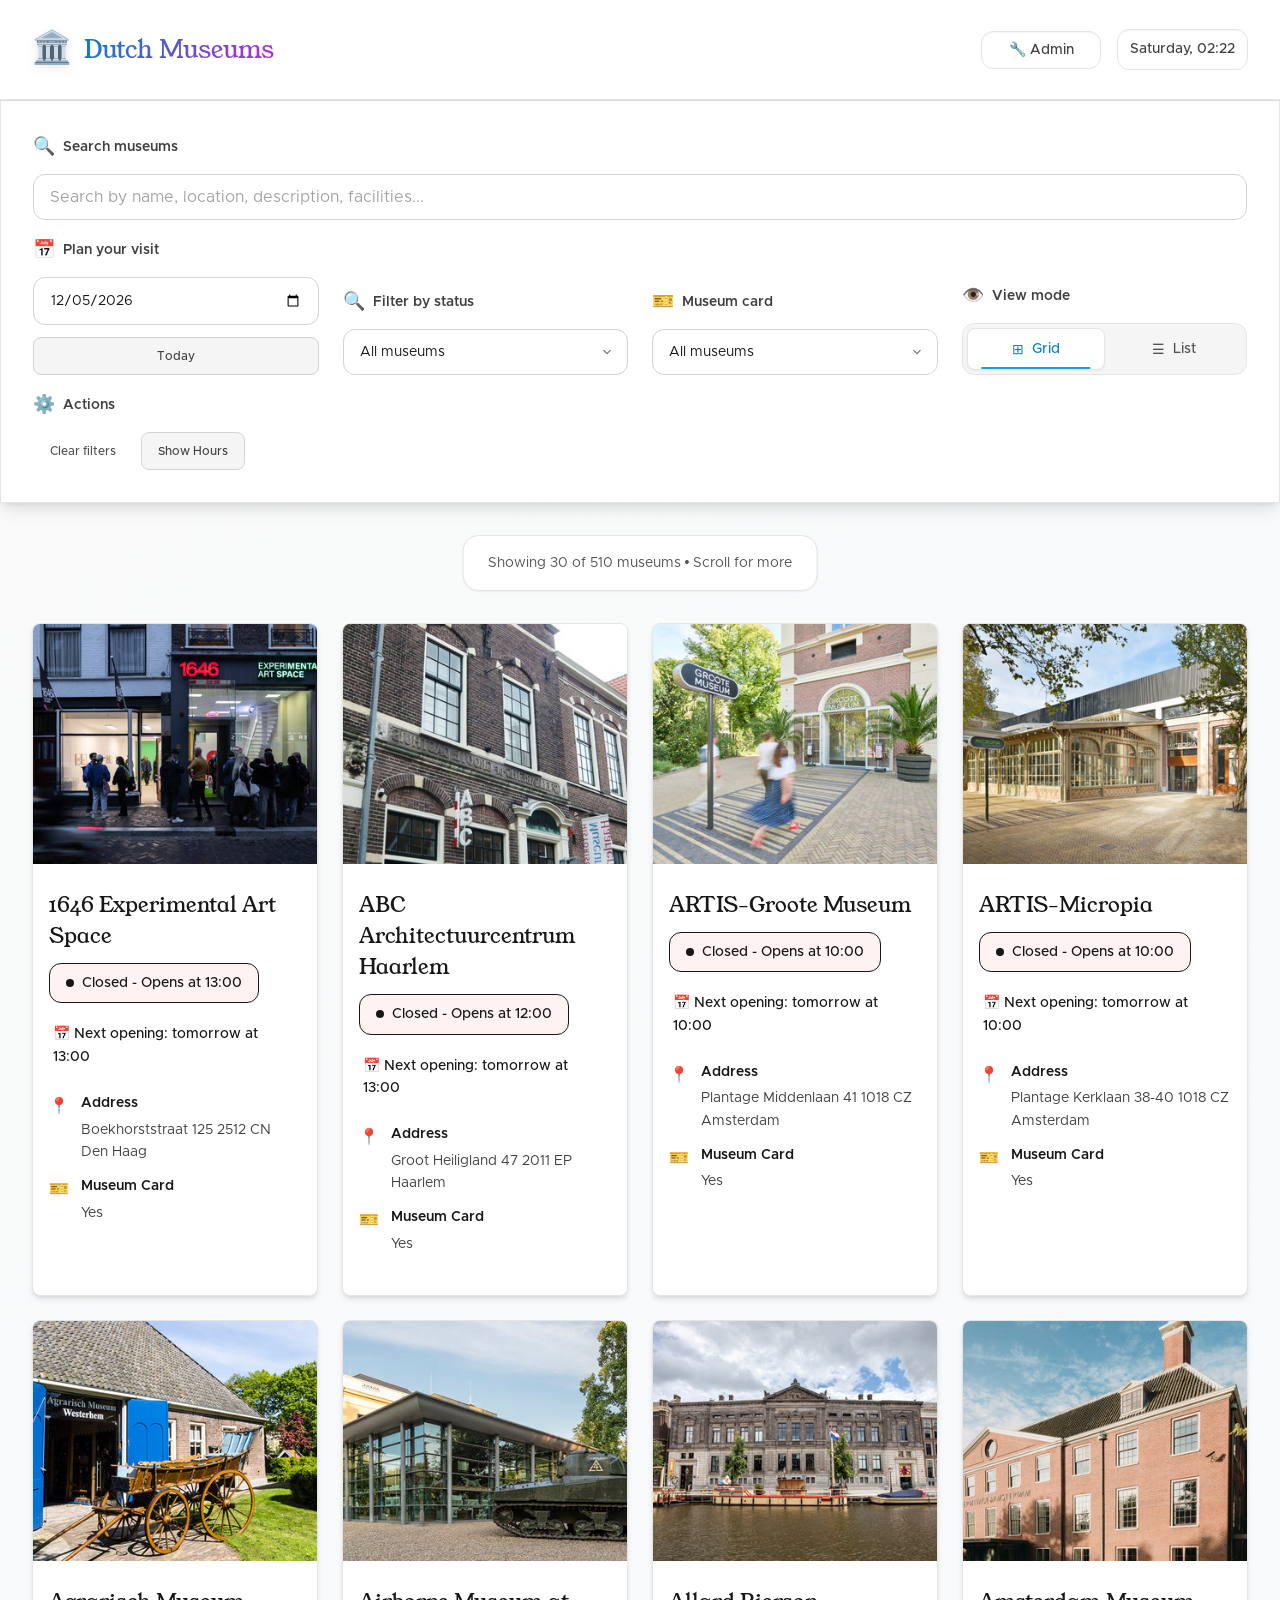
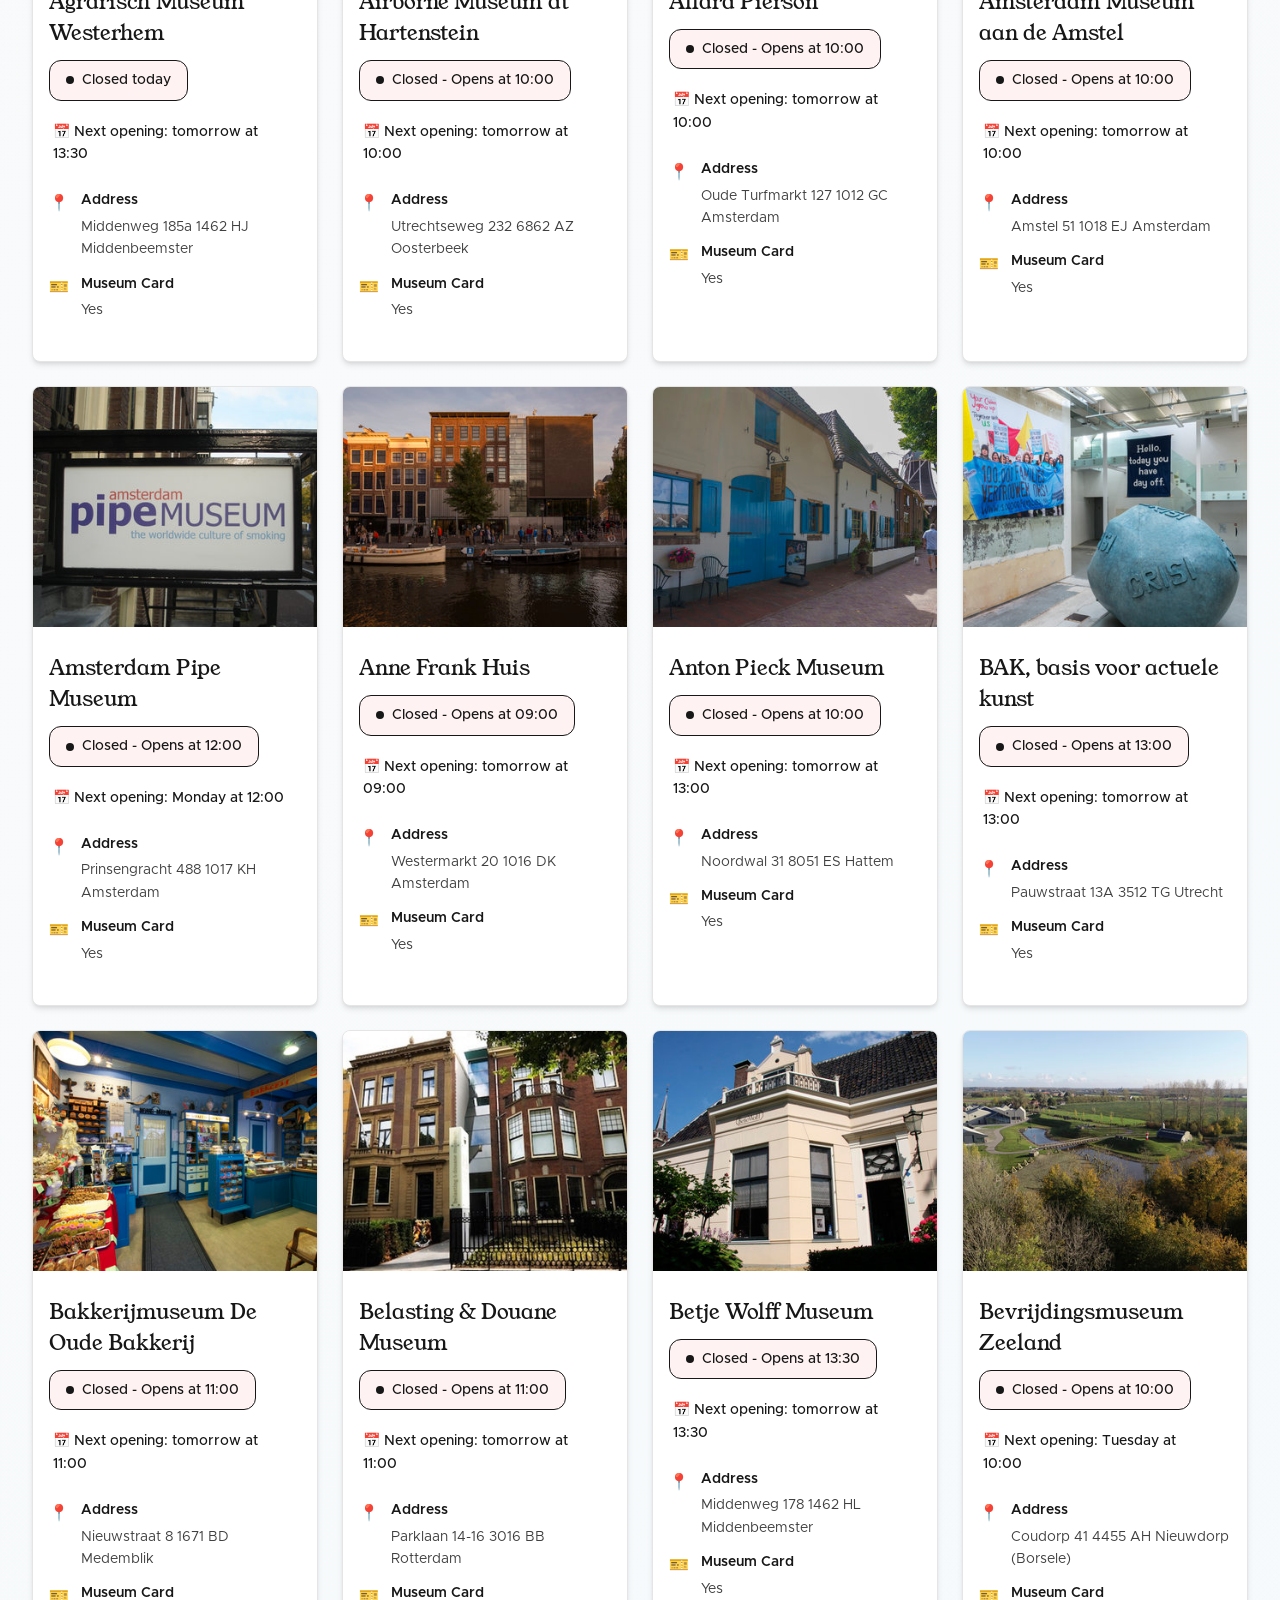
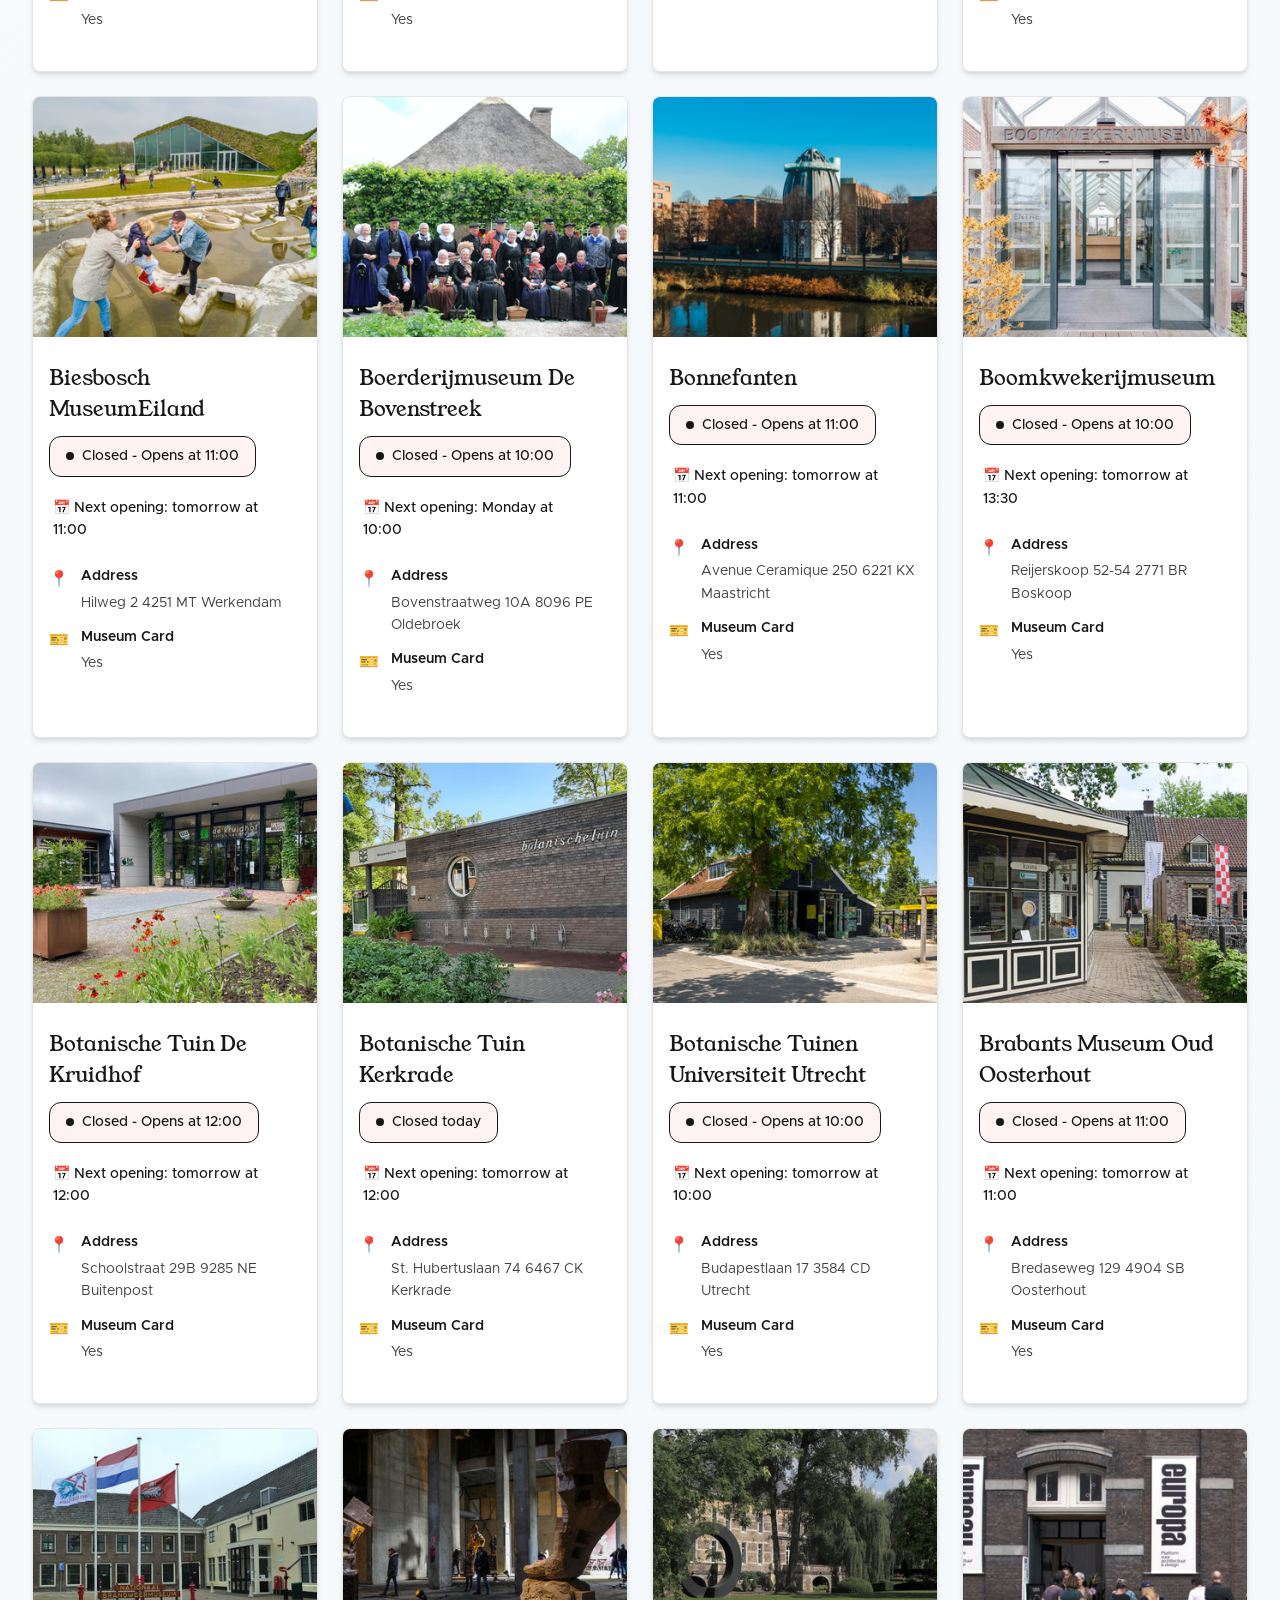
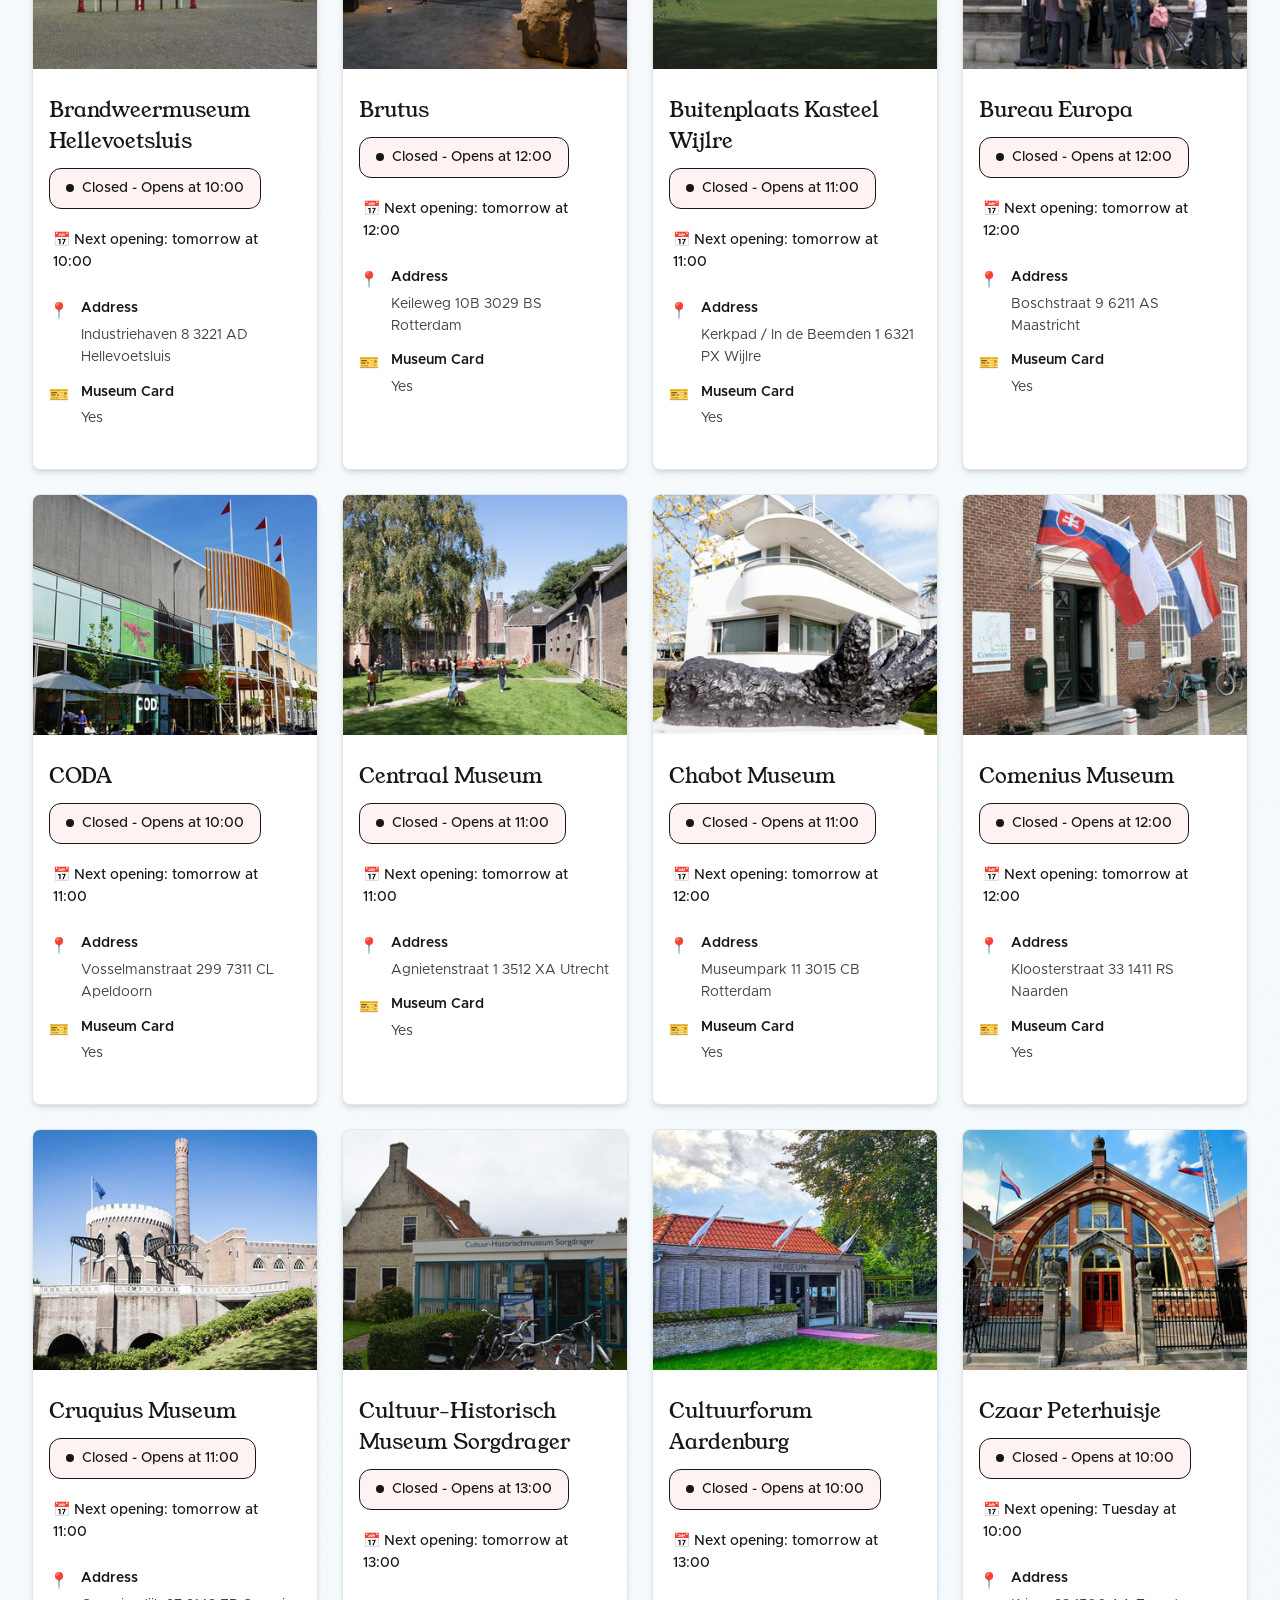
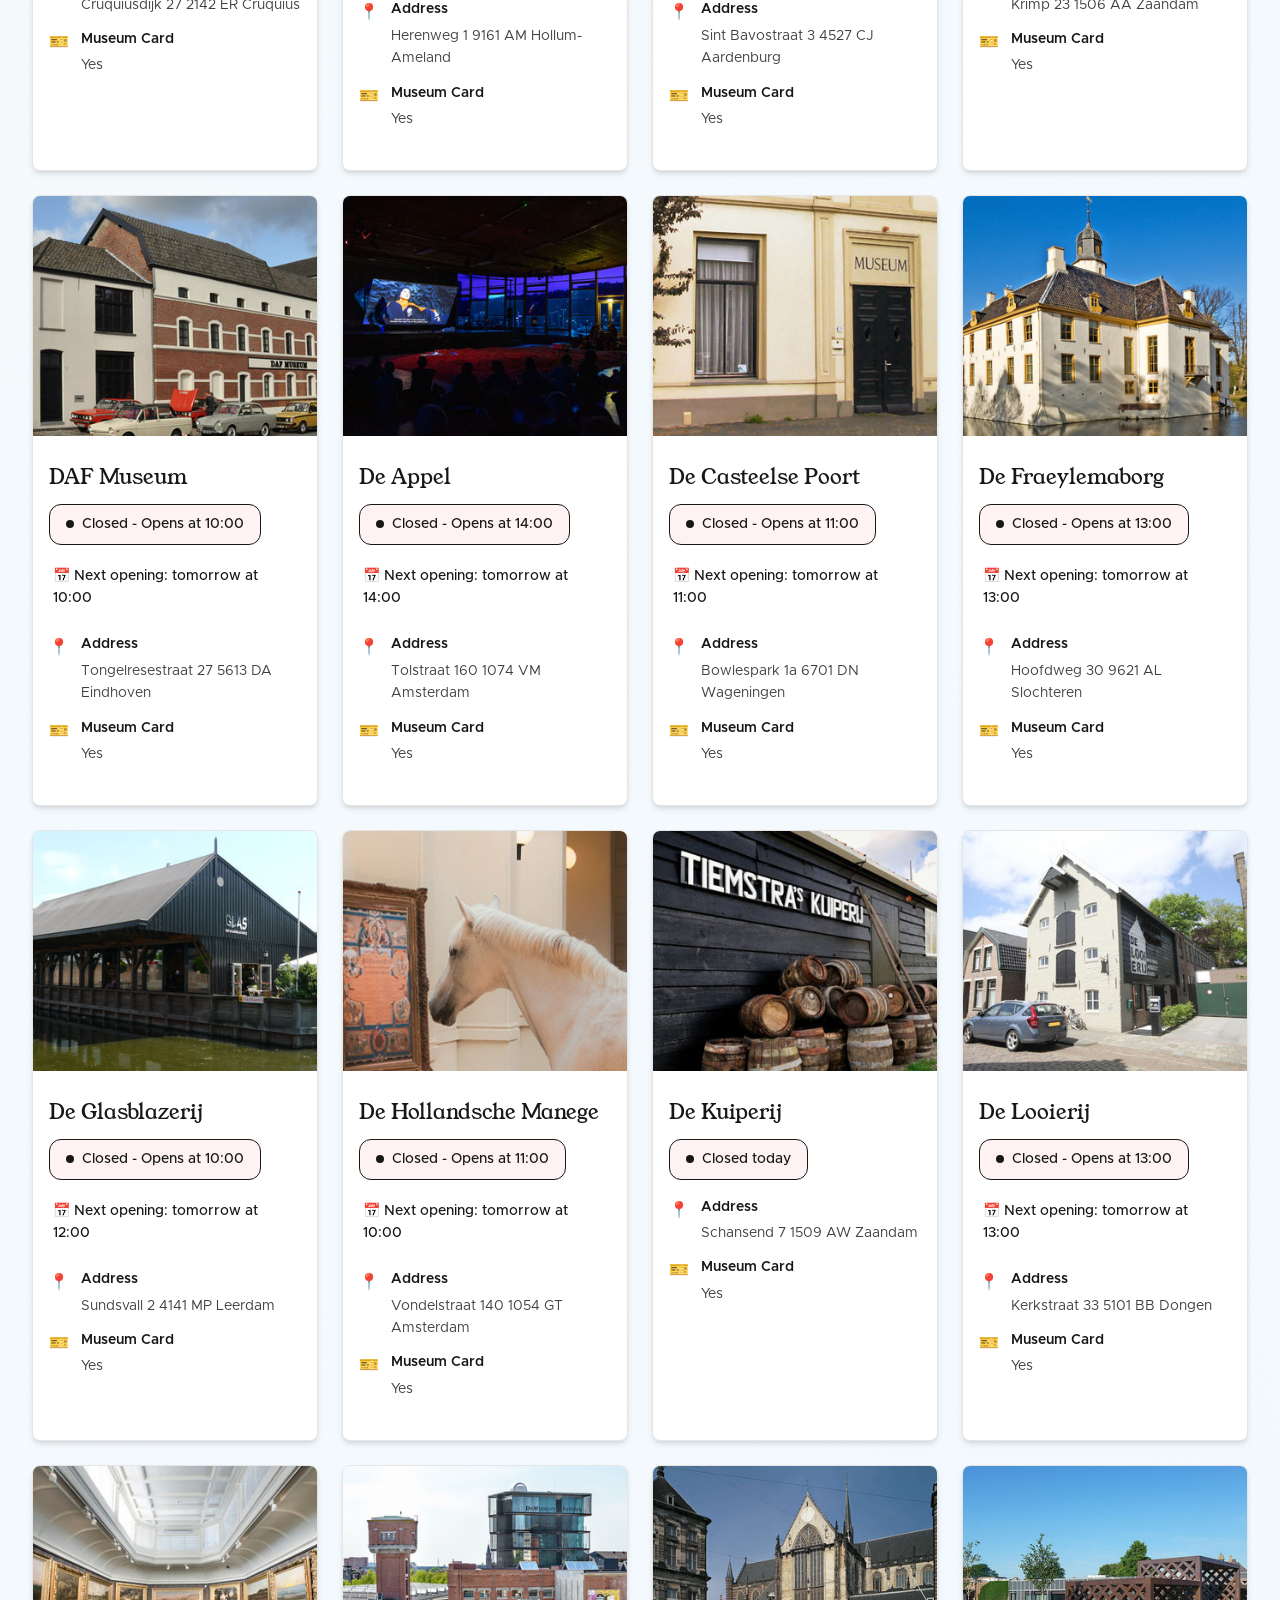
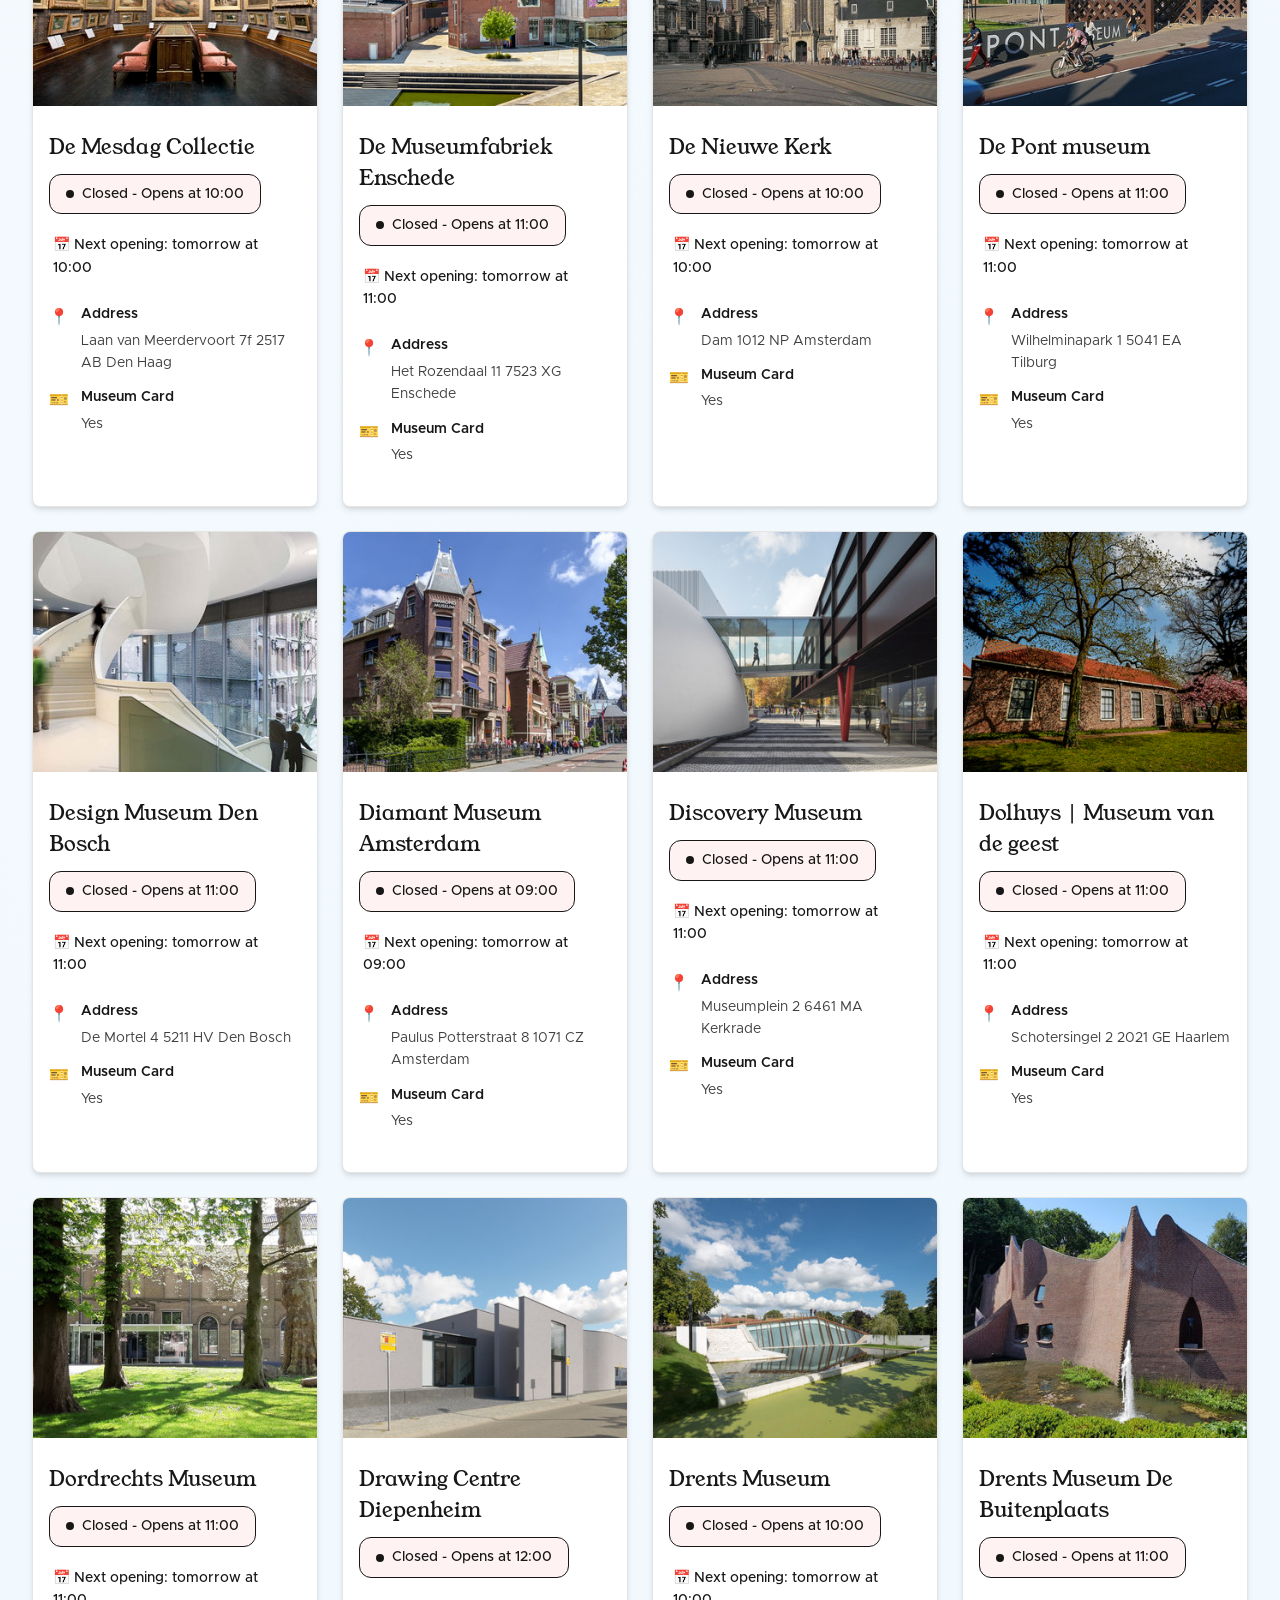
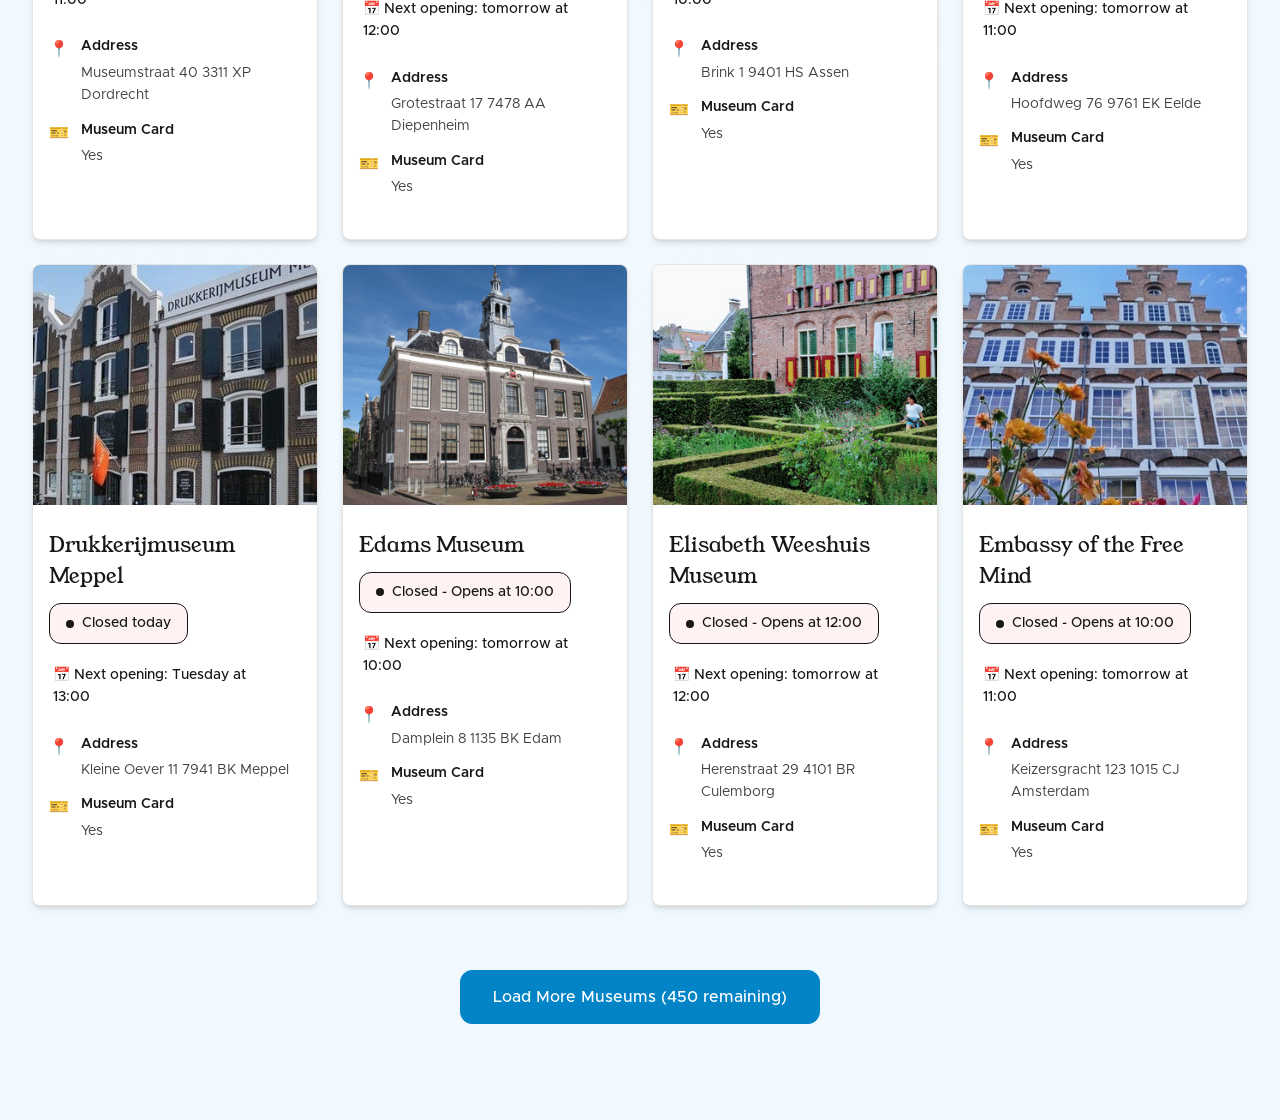
<file: index.html>
<!DOCTYPE html>
<html lang="en">
  <head>
    <meta charset="UTF-8" />
    <meta name="viewport" content="width=device-width, initial-scale=1.0" />
    <title>Dutch Museums Explorer</title>
    <!-- Modern CSS System -->
    <link rel="stylesheet" href="css/fonts.css" />
    <link rel="stylesheet" href="css/design-system.css" />
    <link rel="stylesheet" href="css/layout.css" />
    <link rel="stylesheet" href="css/museum-cards.css" />
    <link rel="stylesheet" href="css/list-view-modern.css" />
    <link rel="stylesheet" href="css/modal-modern.css" />
    <link rel="stylesheet" href="css/animations.css" />
    <link rel="stylesheet" href="css/interactive-enhancements.css" />
    <link rel="stylesheet" href="css/cursors.css" />
    <link rel="icon" type="image/x-icon" href="/favicon.ico" />
  </head>
  <body>
    <header class="header">
      <div class="header-content">
        <a href="#" class="logo">
          <span class="logo-icon">🏛️</span>
          <span class="logo-text">Dutch Museums</span>
        </a>
        <div class="header-actions">
          <a
            href="admin.html"
            class="btn btn-ghost btn-sm admin-btn"
            title="Admin Panel"
          >
            🔧 Admin
          </a>
          <div id="current-time" class="time-display">Loading...</div>
        </div>
      </div>
    </header>

    <nav class="navigation">
      <div class="nav-grid">
        <div class="nav-section search-section">
          <label class="nav-label" for="search-input">
            <span class="nav-label-icon">🔍</span>
            Search museums
          </label>
          <div class="search-container">
            <input
              type="text"
              id="search-input"
              class="input search-input"
              placeholder="Search by name, location, description, facilities..."
            />
            <button
              id="clear-search"
              class="search-clear-btn"
              title="Clear search"
            >
              ×
            </button>
          </div>
          <div id="search-suggestions" class="search-suggestions"></div>
        </div>

        <div class="nav-section">
          <label class="nav-label" for="visit-date">
            <span class="nav-label-icon">📅</span>
            Plan your visit
          </label>
          <input type="date" id="visit-date" class="input" />
          <button id="today-btn" class="btn btn-secondary btn-sm">Today</button>
        </div>

        <div class="nav-section">
          <label class="nav-label" for="status-filter">
            <span class="nav-label-icon">🔍</span>
            Filter by status
          </label>
          <select id="status-filter" class="input select">
            <option value="all">All museums</option>
            <option value="open">Currently open</option>
            <option value="closed">Currently closed</option>
            <option value="unknown">Hours unknown</option>
          </select>
        </div>

        <div class="nav-section">
          <label class="nav-label" for="card-filter">
            <span class="nav-label-icon">🎫</span>
            Museum card
          </label>
          <select id="card-filter" class="input select">
            <option value="all">All museums</option>
            <option value="yes">Accepts museum card</option>
            <option value="no">No museum card</option>
          </select>
        </div>

        <div class="nav-section">
          <label class="nav-label">
            <span class="nav-label-icon">👁️</span>
            View mode
          </label>
          <div class="toggle-group">
            <button id="grid-view" class="toggle-btn active">
              <span>⊞</span> Grid
            </button>
            <button id="list-view" class="toggle-btn">
              <span>☰</span> List
            </button>
          </div>
        </div>

        <div class="nav-section">
          <label class="nav-label">
            <span class="nav-label-icon">⚙️</span>
            Actions
          </label>
          <div style="display: flex; gap: var(--space-2)">
            <button id="clear-filters" class="btn btn-ghost btn-sm">
              Clear filters
            </button>
            <button id="toggle-details" class="btn btn-secondary btn-sm">
              Show Hours
            </button>
          </div>
        </div>
      </div>
    </nav>

    <main class="main-content">
      <div id="results-info" class="results-info"></div>
      <div id="cards" class="cards-container"></div>
    </main>

    <!-- Modern Museum Detail Modal -->
    <div id="museum-modal" class="modal-overlay">
      <div class="modal-content">
        <div class="modal-header">
          <h2 id="modal-title" class="modal-title">Museum Details</h2>
          <button class="modal-close" onclick="closeMuseumModal()">×</button>
        </div>
        <div class="modal-body">
          <div id="museum-modal-body">
            <div class="modal-loading">
              <div class="modal-loading-spinner"></div>
              Loading museum details...
            </div>
          </div>
        </div>
      </div>
    </div>

    <!-- JavaScript Files -->
    <script src="scripts/config.js"></script>
    <script src="scripts/data-loader.js"></script>
    <script src="scripts/time-utils.js"></script>
    <script src="scripts/formatters.js"></script>
    <script src="scripts/modal.js"></script>
    <script src="scripts/search.js"></script>
    <script src="scripts/lazy-loading.js"></script>
    <script src="scripts/app.js"></script>
    <script src="scripts/navigation.js"></script>
    <script src="scripts/main.js"></script>
  </body>
</html>
</file>
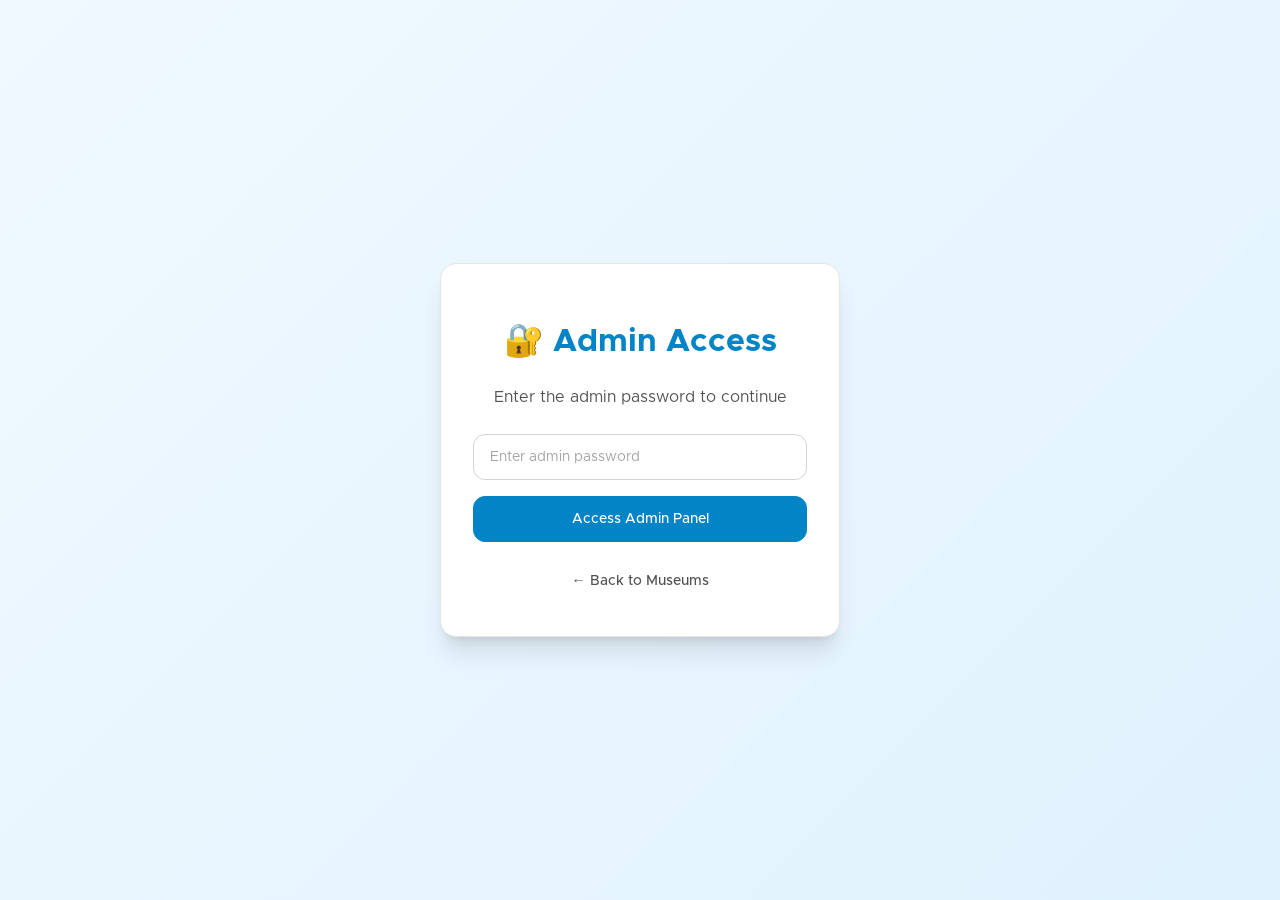
<file: admin.html>
<!DOCTYPE html>
<html lang="en">
  <head>
    <meta charset="UTF-8" />
    <meta name="viewport" content="width=device-width, initial-scale=1.0" />
    <title>Museum Admin Panel</title>
    <!-- Modern CSS System -->
    <link rel="stylesheet" href="css/fonts.css" />
    <link rel="stylesheet" href="css/design-system.css" />
    <link rel="stylesheet" href="css/layout.css" />
    <link rel="stylesheet" href="css/cursors.css" />
    <style>
      .admin-container {
        max-width: 1200px;
        margin: 0 auto;
        padding: var(--space-8);
      }

      .admin-header {
        background: var(--primary-600);
        color: white;
        padding: var(--space-6);
        border-radius: var(--radius-xl);
        margin-bottom: var(--space-8);
        text-align: center;
      }

      .admin-tabs {
        display: flex;
        gap: var(--space-2);
        margin-bottom: var(--space-8);
        border-bottom: 2px solid var(--neutral-200);
      }

      .admin-tab {
        padding: var(--space-4) var(--space-6);
        background: transparent;
        border: none;
        border-bottom: 3px solid transparent;
        font-weight: 500;
        color: var(--neutral-600);
        transition: all var(--transition-fast);
      }

      .admin-tab.active {
        color: var(--primary-600);
        border-bottom-color: var(--primary-600);
      }

      .admin-tab:hover {
        color: var(--primary-500);
        background: var(--primary-50);
      }

      .admin-panel {
        display: none;
        background: white;
        border-radius: var(--radius-xl);
        padding: var(--space-8);
        box-shadow: var(--shadow-lg);
        border: 1px solid var(--neutral-200);
      }

      .admin-panel.active {
        display: block;
      }

      .form-grid {
        display: grid;
        grid-template-columns: repeat(auto-fit, minmax(300px, 1fr));
        gap: var(--space-6);
        margin-bottom: var(--space-6);
      }

      .form-group {
        display: flex;
        flex-direction: column;
        gap: var(--space-2);
      }

      .form-label {
        font-weight: 600;
        color: var(--neutral-700);
        font-size: 0.875rem;
      }

      .form-textarea {
        min-height: 120px;
        resize: vertical;
      }

      .museum-list {
        max-height: 400px;
        overflow-y: auto;
        border: 1px solid var(--neutral-200);
        border-radius: var(--radius-lg);
      }

      .museum-item {
        padding: var(--space-4);
        border-bottom: 1px solid var(--neutral-100);
        display: flex;
        justify-content: space-between;
        align-items: center;
        transition: background-color var(--transition-fast);
      }

      .museum-item:hover {
        background: var(--neutral-50);
      }

      .museum-item:last-child {
        border-bottom: none;
      }

      .museum-name {
        font-weight: 500;
        color: var(--neutral-900);
      }

      .museum-address {
        font-size: 0.875rem;
        color: var(--neutral-600);
        margin-top: var(--space-1);
      }

      .museum-actions {
        display: flex;
        gap: var(--space-2);
      }

      .status-message {
        padding: var(--space-4);
        border-radius: var(--radius-lg);
        margin-bottom: var(--space-4);
        display: none;
      }

      .status-success {
        background: var(--success-50);
        color: var(--success-700);
        border: 1px solid var(--success-200);
      }

      .status-error {
        background: var(--error-50);
        color: var(--error-700);
        border: 1px solid var(--error-200);
      }

      .back-link {
        position: fixed;
        top: var(--space-6);
        right: var(--space-6);
        z-index: 1000;
      }

      .login-container {
        min-height: 100vh;
        display: flex;
        align-items: center;
        justify-content: center;
        background: linear-gradient(
          135deg,
          var(--primary-50) 0%,
          var(--primary-100) 100%
        );
      }

      .login-box {
        background: white;
        padding: var(--space-8);
        border-radius: var(--radius-xl);
        box-shadow: var(--shadow-xl);
        border: 1px solid var(--neutral-200);
        max-width: 400px;
        width: 100%;
        text-align: center;
      }

      .login-box h1 {
        margin-bottom: var(--space-4);
        color: var(--primary-600);
      }

      .login-box p {
        margin-bottom: var(--space-6);
        color: var(--neutral-600);
      }

      .login-box form {
        display: flex;
        flex-direction: column;
        gap: var(--space-4);
      }

      .change-item {
        background: white;
        border: 1px solid var(--neutral-200);
        border-radius: var(--radius-lg);
        padding: var(--space-4);
        margin-bottom: var(--space-3);
        box-shadow: var(--shadow-sm);
      }

      .change-header {
        display: flex;
        justify-content: space-between;
        align-items: center;
        margin-bottom: var(--space-2);
      }

      .change-type {
        padding: var(--space-1) var(--space-3);
        border-radius: var(--radius-full);
        font-size: 0.75rem;
        font-weight: 600;
        text-transform: uppercase;
      }

      .change-type.added {
        background: var(--success-100);
        color: var(--success-700);
      }

      .change-type.edited {
        background: var(--warning-100);
        color: var(--warning-700);
      }

      .change-type.deleted {
        background: var(--error-100);
        color: var(--error-700);
      }

      .change-timestamp {
        font-size: 0.875rem;
        color: var(--neutral-500);
      }

      .change-details {
        font-size: 0.875rem;
        color: var(--neutral-700);
      }

      .change-museum-name {
        font-weight: 600;
        color: var(--neutral-900);
      }
    </style>
  </head>
  <body>
    <!-- Login Screen -->
    <div id="login-screen" class="login-container">
      <div class="login-box">
        <h1>🔐 Admin Access</h1>
        <p>Enter the admin password to continue</p>
        <form id="login-form">
          <input
            type="password"
            id="admin-password"
            class="input"
            placeholder="Enter admin password"
            required
          />
          <button type="submit" class="btn btn-primary">
            Access Admin Panel
          </button>
        </form>
        <div class="status-message" id="login-status"></div>
        <a
          href="index.html"
          class="btn btn-ghost"
          style="margin-top: var(--space-4)"
        >
          ← Back to Museums
        </a>
      </div>
    </div>

    <!-- Admin Panel (hidden by default) -->
    <div id="admin-content" style="display: none">
      <a href="index.html" class="btn btn-secondary back-link"
        >← Back to Museums</a
      >

      <div class="admin-container">
        <div class="admin-header">
          <h1>🏛️ Museum Admin Panel</h1>
          <p>Add new museums or edit existing ones</p>
        </div>

        <div class="admin-tabs">
          <button class="admin-tab active" data-tab="add">➕ Add Museum</button>
          <button class="admin-tab" data-tab="edit">✏️ Edit Museums</button>
          <button class="admin-tab" data-tab="changelog">📋 Changes Log</button>
          <button class="admin-tab" data-tab="export">💾 Export Data</button>
        </div>

        <!-- Add Museum Panel -->
        <div id="add-panel" class="admin-panel active">
          <h2>Add New Museum</h2>
          <div class="status-message" id="add-status"></div>

          <form id="add-museum-form">
            <div class="form-grid">
              <div class="form-group">
                <label class="form-label" for="name">Museum Name *</label>
                <input type="text" id="name" class="input" required />
              </div>

              <div class="form-group">
                <label class="form-label" for="address">Address *</label>
                <input type="text" id="address" class="input" required />
              </div>

              <div class="form-group">
                <label class="form-label" for="phone">Phone</label>
                <input type="text" id="phone" class="input" />
              </div>

              <div class="form-group">
                <label class="form-label" for="website">Official Website</label>
                <input type="url" id="website" class="input" />
              </div>

              <div class="form-group">
                <label class="form-label" for="museum-card">Museum Card</label>
                <select id="museum-card" class="input select">
                  <option value="Yes">Yes</option>
                  <option value="No">No</option>
                  <option value="Unknown">Unknown</option>
                </select>
              </div>

              <div class="form-group">
                <label class="form-label" for="image">Image Path</label>
                <input
                  type="text"
                  id="image"
                  class="input"
                  placeholder="images/museum_name.jpg"
                />
              </div>
            </div>

            <div class="form-group">
              <label class="form-label" for="description">Description</label>
              <textarea
                id="description"
                class="input form-textarea"
                placeholder="Enter museum description..."
              ></textarea>
            </div>

            <div class="form-group">
              <label class="form-label" for="facilities"
                >Facilities (comma-separated)</label
              >
              <textarea
                id="facilities"
                class="input"
                placeholder="Parking, Restaurant, Gift Shop, Wheelchair Access"
              ></textarea>
            </div>

            <h3>Opening Hours</h3>
            <div class="form-grid">
              <div class="form-group">
                <label class="form-label" for="monday">Monday</label>
                <input
                  type="text"
                  id="monday"
                  class="input"
                  placeholder="09:00 - 17:00 or Closed"
                />
              </div>
              <div class="form-group">
                <label class="form-label" for="tuesday">Tuesday</label>
                <input
                  type="text"
                  id="tuesday"
                  class="input"
                  placeholder="09:00 - 17:00 or Closed"
                />
              </div>
              <div class="form-group">
                <label class="form-label" for="wednesday">Wednesday</label>
                <input
                  type="text"
                  id="wednesday"
                  class="input"
                  placeholder="09:00 - 17:00 or Closed"
                />
              </div>
              <div class="form-group">
                <label class="form-label" for="thursday">Thursday</label>
                <input
                  type="text"
                  id="thursday"
                  class="input"
                  placeholder="09:00 - 17:00 or Closed"
                />
              </div>
              <div class="form-group">
                <label class="form-label" for="friday">Friday</label>
                <input
                  type="text"
                  id="friday"
                  class="input"
                  placeholder="09:00 - 17:00 or Closed"
                />
              </div>
              <div class="form-group">
                <label class="form-label" for="saturday">Saturday</label>
                <input
                  type="text"
                  id="saturday"
                  class="input"
                  placeholder="09:00 - 17:00 or Closed"
                />
              </div>
              <div class="form-group">
                <label class="form-label" for="sunday">Sunday</label>
                <input
                  type="text"
                  id="sunday"
                  class="input"
                  placeholder="09:00 - 17:00 or Closed"
                />
              </div>
            </div>

            <div
              style="
                display: flex;
                gap: var(--space-4);
                margin-top: var(--space-6);
              "
            >
              <button type="submit" class="btn btn-primary">Add Museum</button>
              <button
                type="button"
                class="btn btn-secondary"
                data-action="clearForm"
              >
                Clear Form
              </button>
            </div>
          </form>
        </div>

        <!-- Edit Museums Panel -->
        <div id="edit-panel" class="admin-panel">
          <h2>Edit Museums</h2>
          <div class="status-message" id="edit-status"></div>

          <div style="margin-bottom: var(--space-6)">
            <input
              type="text"
              id="search-museums"
              class="input"
              placeholder="Search museums to edit..."
            />
          </div>

          <div id="museum-list" class="museum-list">
            <!-- Museums will be loaded here -->
          </div>
        </div>

        <!-- Changes Log Panel -->
        <div id="changelog-panel" class="admin-panel">
          <h2>📋 Changes Log</h2>
          <div class="status-message" id="changelog-status"></div>

          <div
            style="
              background: var(--info-50);
              padding: var(--space-4);
              border-radius: var(--radius-lg);
              margin-bottom: var(--space-6);
              border: 1px solid var(--info-200);
            "
          >
            <h3 style="margin: 0 0 var(--space-2) 0; color: var(--info-700)">
              📊 Pending Changes
            </h3>
            <p style="margin: 0; color: var(--info-600)">
              <strong id="changes-count">0</strong> changes pending commit to
              JSON file
            </p>
            <p
              style="
                margin: var(--space-2) 0 0 0;
                font-size: 0.875rem;
                color: var(--info-600);
              "
            >
              Changes are stored temporarily. Use "Commit Changes" to save
              permanently.
            </p>
          </div>

          <div
            style="
              display: flex;
              gap: var(--space-4);
              margin-bottom: var(--space-6);
              flex-wrap: wrap;
            "
          >
            <button class="btn btn-primary" data-action="commitChanges">
              ✅ Commit Changes to JSON
            </button>
            <button class="btn btn-warning" data-action="discardChanges">
              🗑️ Discard All Changes
            </button>
            <button class="btn btn-ghost" data-action="clearChangeLog">
              🧹 Clear Log History
            </button>
          </div>

          <div id="changelog-list" style="max-height: 500px; overflow-y: auto">
            <div
              id="no-changes"
              style="
                text-align: center;
                color: var(--neutral-500);
                padding: var(--space-8);
              "
            >
              No changes recorded yet. Start adding or editing museums to see
              changes here.
            </div>
          </div>
        </div>

        <!-- Export Data Panel -->
        <div id="export-panel" class="admin-panel">
          <h2>Data Management</h2>
          <div class="status-message" id="export-status"></div>

          <div
            style="
              background: var(--primary-50);
              padding: var(--space-4);
              border-radius: var(--radius-lg);
              margin-bottom: var(--space-6);
              border: 1px solid var(--primary-200);
            "
          >
            <h3 style="margin: 0 0 var(--space-2) 0; color: var(--primary-700)">
              📊 Current Data Status
            </h3>
            <p style="margin: 0; color: var(--primary-600)">
              <strong id="museum-count">0</strong> museums loaded from
              <code>museum_details_full.json</code>
            </p>
            <p
              style="
                margin: var(--space-2) 0 0 0;
                font-size: 0.875rem;
                color: var(--primary-600);
              "
            >
              Changes are saved to browser storage. Use export to save
              permanently.
            </p>
          </div>

          <h3>Export Options</h3>
          <p>Export your museum data in different formats:</p>

          <div
            style="
              display: flex;
              gap: var(--space-4);
              margin-top: var(--space-4);
              flex-wrap: wrap;
            "
          >
            <button class="btn btn-primary" data-action="exportJSON">
              📄 Export as JSON
            </button>
            <button class="btn btn-secondary" data-action="exportCSV">
              📊 Export as CSV
            </button>
            <button class="btn btn-ghost" data-action="showDataPreview">
              👁️ Preview Data
            </button>
          </div>

          <div
            style="
              margin-top: var(--space-6);
              padding: var(--space-4);
              background: var(--warning-50);
              border-radius: var(--radius-lg);
              border: 1px solid var(--warning-200);
            "
          >
            <h4 style="margin: 0 0 var(--space-2) 0; color: var(--warning-700)">
              ⚠️ Import Data
            </h4>
            <p
              style="
                margin: 0 0 var(--space-3) 0;
                color: var(--warning-600);
                font-size: 0.875rem;
              "
            >
              Upload a JSON file to replace current museum data. This will
              overwrite all current data.
            </p>
            <input
              type="file"
              id="import-file"
              accept=".json"
              style="margin-bottom: var(--space-3)"
            />
            <button class="btn btn-warning btn-sm" data-action="importData">
              📥 Import JSON File
            </button>
          </div>

          <div
            id="data-preview"
            style="display: none; margin-top: var(--space-6)"
          >
            <h3>Data Preview</h3>
            <pre
              id="preview-content"
              style="
                background: var(--neutral-50);
                padding: var(--space-4);
                border-radius: var(--radius-lg);
                overflow: auto;
                max-height: 400px;
                font-size: 0.875rem;
              "
            ></pre>
          </div>
        </div>
      </div>
    </div>

    <script src="scripts/config.js"></script>
    <script src="scripts/admin.js"></script>
  </body>
</html>
</file>
<file: css/fonts.css>
/* Font Definitions */
@font-face {
  font-family: "Metropolis";
  src: url("../fonts/metropolis/Metropolis-Regular.otf") format("opentype");
  font-weight: 400;
  font-style: normal;
}

@font-face {
  font-family: "Metropolis";
  src: url("../fonts/metropolis/Metropolis-Medium.otf") format("opentype");
  font-weight: 500;
  font-style: normal;
}

@font-face {
  font-family: "Metropolis";
  src: url("../fonts/metropolis/Metropolis-SemiBold.otf") format("opentype");
  font-weight: 600;
  font-style: normal;
}

@font-face {
  font-family: "Metropolis";
  src: url("../fonts/metropolis/Metropolis-Bold.otf") format("opentype");
  font-weight: 700;
  font-style: normal;
}

@font-face {
  font-family: "Young Serif";
  src: url("../fonts/youngserif/YoungSerif-Regular.ttf") format("truetype");
  font-weight: 400;
  font-style: normal;
}

@font-face {
  font-family: "Young Serif";
  src: url("../fonts/youngserif/YoungSerif-Medium.ttf") format("truetype");
  font-weight: 500;
  font-style: normal;
}

@font-face {
  font-family: "Young Serif";
  src: url("../fonts/youngserif/YoungSerif-Bold.ttf") format("truetype");
  font-weight: 700;
  font-style: normal;
}
</file>
<file: css/design-system.css>
/* Design System - Colors, Spacing, and Components */

:root {
  /* Colors */
  --primary-50: #f0f9ff;
  --primary-100: #e0f2fe;
  --primary-200: #bae6fd;
  --primary-300: #7dd3fc;
  --primary-400: #38bdf8;
  --primary-500: #0ea5e9;
  --primary-600: #0284c7;
  --primary-700: #0369a1;
  --primary-800: #075985;
  --primary-900: #0c4a6e;

  --secondary-50: #fdf4ff;
  --secondary-100: #fae8ff;
  --secondary-200: #f5d0fe;
  --secondary-300: #f0abfc;
  --secondary-400: #e879f9;
  --secondary-500: #d946ef;
  --secondary-600: #c026d3;
  --secondary-700: #a21caf;
  --secondary-800: #86198f;
  --secondary-900: #701a75;

  --neutral-50: #fafafa;
  --neutral-100: #f5f5f5;
  --neutral-200: #e5e5e5;
  --neutral-300: #d4d4d4;
  --neutral-400: #a3a3a3;
  --neutral-500: #737373;
  --neutral-600: #525252;
  --neutral-700: #404040;
  --neutral-800: #262626;
  --neutral-900: #171717;

  --success-50: #f0fdf4;
  --success-100: #dcfce7;
  --success-500: #22c55e;
  --success-600: #16a34a;
  --success-700: #15803d;

  --warning-50: #fffbeb;
  --warning-100: #fef3c7;
  --warning-500: #f59e0b;
  --warning-600: #d97706;

  --error-50: #fef2f2;
  --error-100: #fee2e2;
  --error-500: #ef4444;
  --error-600: #dc2626;

  /* Typography */
  --font-display: "Young Serif", serif;
  --font-body: "Metropolis", -apple-system, BlinkMacSystemFont, sans-serif;

  /* Spacing */
  --space-1: 0.25rem;
  --space-2: 0.5rem;
  --space-3: 0.75rem;
  --space-4: 1rem;
  --space-5: 1.25rem;
  --space-6: 1.5rem;
  --space-8: 2rem;
  --space-10: 2.5rem;
  --space-12: 3rem;
  --space-16: 4rem;
  --space-20: 5rem;

  /* Border Radius */
  --radius-sm: 0.375rem;
  --radius-md: 0.5rem;
  --radius-lg: 0.75rem;
  --radius-xl: 1rem;
  --radius-2xl: 1.5rem;

  /* Shadows */
  --shadow-sm: 0 1px 2px 0 rgb(0 0 0 / 0.05);
  --shadow-md: 0 4px 6px -1px rgb(0 0 0 / 0.1), 0 2px 4px -2px rgb(0 0 0 / 0.1);
  --shadow-lg: 0 10px 15px -3px rgb(0 0 0 / 0.1),
    0 4px 6px -4px rgb(0 0 0 / 0.1);
  --shadow-xl: 0 20px 25px -5px rgb(0 0 0 / 0.1),
    0 8px 10px -6px rgb(0 0 0 / 0.1);

  /* Transitions */
  --transition-fast: 150ms ease;
  --transition-normal: 250ms ease;
  --transition-slow: 350ms ease;
}

/* Button System */
.btn {
  display: inline-flex;
  align-items: center;
  justify-content: center;
  gap: var(--space-2);
  padding: var(--space-3) var(--space-6);
  font-family: var(--font-body);
  font-weight: 500;
  font-size: 0.875rem;
  line-height: 1.25rem;
  border-radius: var(--radius-lg);
  border: 1px solid transparent;
  transition: all var(--transition-fast);
  text-decoration: none;
  white-space: nowrap;
}

.btn:focus {
  outline: 2px solid var(--primary-500);
  outline-offset: 2px;
}

.btn-primary {
  background: var(--primary-600);
  color: white;
  border-color: var(--primary-600);
}

.btn-primary:hover {
  background: var(--primary-700);
  border-color: var(--primary-700);
  transform: translateY(-1px);
  box-shadow: var(--shadow-md);
}

.btn-secondary {
  background: var(--neutral-100);
  color: var(--neutral-700);
  border-color: var(--neutral-300);
}

.btn-secondary:hover {
  background: var(--neutral-200);
  border-color: var(--neutral-400);
  transform: translateY(-1px);
  box-shadow: var(--shadow-md);
}

.btn-success {
  background: var(--success-600);
  color: white;
  border-color: var(--success-600);
}

.btn-success:hover {
  background: var(--success-700);
  border-color: var(--success-700);
}

.btn-warning {
  background: var(--warning-500);
  color: white;
  border-color: var(--warning-500);
}

.btn-warning:hover {
  background: var(--warning-600);
  border-color: var(--warning-600);
}

.btn-error {
  background: var(--error-500);
  color: white;
  border-color: var(--error-500);
}

.btn-error:hover {
  background: var(--error-600);
  border-color: var(--error-600);
}

.btn-ghost {
  background: transparent;
  color: var(--neutral-600);
  border-color: transparent;
}

.btn-ghost:hover {
  background: var(--neutral-100);
  color: var(--neutral-700);
}

/* Button Sizes */
.btn-sm {
  padding: var(--space-2) var(--space-4);
  font-size: 0.75rem;
  border-radius: var(--radius-md);
}

.btn-lg {
  padding: var(--space-4) var(--space-8);
  font-size: 1rem;
  border-radius: var(--radius-xl);
}

/* Input System */
.input {
  display: block;
  width: 100%;
  padding: var(--space-3) var(--space-4);
  font-family: var(--font-body);
  font-size: 0.875rem;
  line-height: 1.25rem;
  color: var(--neutral-900);
  background: white;
  border: 1px solid var(--neutral-300);
  border-radius: var(--radius-lg);
  transition: all var(--transition-fast);
}

/* Specific cursor for interactive input types */

.input:focus {
  outline: none;
  border-color: var(--primary-500);
  box-shadow: 0 0 0 3px rgb(14 165 233 / 0.1);
}

.input::placeholder {
  color: var(--neutral-400);
}

.select {
  appearance: none;
  background-image: url("data:image/svg+xml,%3csvg xmlns='http://www.w3.org/2000/svg' fill='none' viewBox='0 0 20 20'%3e%3cpath stroke='%236b7280' stroke-linecap='round' stroke-linejoin='round' stroke-width='1.5' d='m6 8 4 4 4-4'/%3e%3c/svg%3e");
  background-position: right var(--space-3) center;
  background-repeat: no-repeat;
  background-size: 1rem;
  padding-right: var(--space-10);
}

/* Badge System */
.badge {
  display: inline-flex;
  align-items: center;
  padding: var(--space-1) var(--space-3);
  font-family: var(--font-body);
  font-size: 0.75rem;
  font-weight: 500;
  border-radius: var(--radius-md);
  white-space: nowrap;
}

.badge-success {
  background: var(--success-100);
  color: var(--success-700);
}

.badge-warning {
  background: var(--warning-100);
  color: var(--warning-600);
}

.badge-error {
  background: var(--error-100);
  color: var(--error-600);
}

.badge-neutral {
  background: var(--neutral-100);
  color: var(--neutral-600);
}

/* Card System */
.card {
  background: white;
  border-radius: var(--radius-2xl);
  box-shadow: var(--shadow-sm);
  border: 1px solid var(--neutral-200);
  overflow: hidden;
  transition: all var(--transition-normal);
}

.card:hover {
  box-shadow: var(--shadow-lg);
  transform: translateY(-2px);
}

.card-header {
  padding: var(--space-6);
  border-bottom: 1px solid var(--neutral-200);
}

.card-body {
  padding: var(--space-6);
}

.card-footer {
  padding: var(--space-6);
  border-top: 1px solid var(--neutral-200);
  background: var(--neutral-50);
}
</file>
<file: css/layout.css>
/* Modern Layout System - Clean Version */

* {
  box-sizing: border-box;
}

body {
  margin: 0;
  padding: 0;
  font-family: var(--font-body);
  background: linear-gradient(
    135deg,
    var(--neutral-50) 0%,
    var(--primary-50) 100%
  );
  color: var(--neutral-900);
  line-height: 1.6;
  min-height: 100vh;
  overflow-x: hidden;
}

/* Header */
.header {
  background: white;
  border-bottom: 1px solid var(--neutral-200);
  box-shadow: var(--shadow-sm);
  position: sticky;
  top: 0;
  z-index: 250;
}

.header-content {
  max-width: 1400px;
  margin: 0 auto;
  padding: var(--space-6) var(--space-8);
  display: flex;
  align-items: center;
  justify-content: space-between;
}

.logo {
  display: flex;
  align-items: center;
  gap: var(--space-3);
  text-decoration: none;
  color: var(--neutral-900);
}

.logo-icon {
  font-size: 2rem;
  filter: drop-shadow(0 2px 4px rgb(0 0 0 / 0.1));
}

.logo-text {
  font-family: var(--font-display);
  font-size: 1.75rem;
  font-weight: 500;
  background: linear-gradient(135deg, var(--primary-600), var(--secondary-600));
  -webkit-background-clip: text;
  -webkit-text-fill-color: transparent;
  background-clip: text;
}

/* Header Actions Container */
.header-actions {
  display: flex;
  align-items: center;
  gap: var(--space-4);
}

.admin-btn,
.time-display {
  font-size: 0.875rem;
  color: var(--neutral-700);
  font-weight: 500;
  padding: var(--space-2) var(--space-3);
  background: white;
  border-radius: var(--radius-lg);
  border: 1px solid var(--neutral-200);
  box-shadow: inset 0 1px 2px rgb(0 0 0 / 0.05);
  min-width: 120px;
  text-align: center;
}

.admin-btn:hover {
  background: var(--primary-100);
  color: var(--primary-700);
  transform: translateY(-1px);
}

/* Navigation */
.navigation {
  background: white;
  /* border-radius: var(--radius-2xl); */
  box-shadow: var(--shadow-lg);
  /* margin: var(--space-8) auto; */
  margin-bottom: var(--space-8);
  padding: var(--space-8);
  border: 1px solid var(--neutral-200);
  position: relative;
  overflow: hidden;
}

.nav-grid {
  display: grid;
  grid-template-columns: repeat(auto-fit, minmax(280px, 1fr));
  gap: var(--space-4) var(--space-6);
  align-items: end;
  max-width: 1400px;
  margin: auto;
}

.nav-section {
  display: flex;
  flex-direction: column;
  gap: var(--space-3);
}

.nav-label {
  font-weight: 600;
  font-size: 0.875rem;
  color: var(--neutral-700);
  display: flex;
  align-items: center;
  gap: var(--space-2);
}

.nav-label-icon {
  font-size: 1.125rem;
}

.toggle-group {
  display: flex;
  background: var(--neutral-100);
  border-radius: var(--radius-lg);
  padding: var(--space-1);
  border: 1px solid var(--neutral-200);
}

.toggle-btn {
  flex: 1;
  padding: var(--space-3) var(--space-4);
  background: transparent;
  border: none;
  border-radius: var(--radius-md);
  font-family: var(--font-body);
  font-weight: 500;
  font-size: 0.875rem;
  color: var(--neutral-600);
  transition: all var(--transition-fast);
  display: flex;
  align-items: center;
  justify-content: center;
  gap: var(--space-2);
}

.toggle-btn.active {
  background: white;
  color: var(--primary-600);
  box-shadow: var(--shadow-sm);
  border: 1px solid var(--neutral-200);
}

.toggle-btn:hover:not(.active) {
  color: var(--neutral-700);
  background: var(--neutral-50);
}

/* Main Content */
.main-content {
  max-width: 1400px;
  margin: 0 auto;
  padding: 0 var(--space-8) var(--space-16);
}

.results-info {
  text-align: center;
  margin-bottom: var(--space-8);
  font-size: 0.875rem;
  color: var(--neutral-600);
  background: white;
  padding: var(--space-4) var(--space-6);
  border-radius: var(--radius-xl);
  box-shadow: var(--shadow-sm);
  border: 1px solid var(--neutral-200);
  display: inline-block;
  margin-left: 50%;
  transform: translateX(-50%);
}

/* Grid Layout */
.cards-container {
  display: grid;
  grid-template-columns: repeat(auto-fill, minmax(250px, 1fr));
  gap: var(--space-6);
  margin-bottom: var(--space-16);
}

/* List Layout */
.cards-container.list-view {
  display: flex;
  flex-direction: column;
  gap: var(--space-6);
}

/* Search Section */
.search-section {
  grid-column: 1 / -1;
  position: relative;
  z-index: 100;
}

.search-container {
  position: relative;
  display: flex;
  align-items: center;
  z-index: 100;
}

.search-input {
  flex: 1;
  padding-right: var(--space-10);
  font-size: 1rem;
}

.search-clear-btn {
  position: absolute;
  right: var(--space-3);
  top: 50%;
  transform: translateY(-50%);
  background: none;
  border: none;
  color: var(--neutral-400);
  font-size: 1.25rem;
  padding: var(--space-1);
  border-radius: var(--radius-sm);
  transition: all var(--transition-fast);
  opacity: 0;
  visibility: hidden;
}

.search-clear-btn.show {
  opacity: 1;
  visibility: visible;
}

.search-clear-btn:hover {
  background: var(--neutral-100);
  color: var(--neutral-600);
}

.search-suggestions {
  position: absolute;
  top: 100%;
  left: 0;
  right: 0;
  background: white;
  border: 1px solid var(--neutral-200);
  border-radius: var(--radius-lg);
  box-shadow: var(--shadow-xl);
  z-index: 200;
  max-height: 300px;
  overflow-y: auto;
  display: none;
  margin-top: var(--space-2);
}

.search-suggestions.show {
  display: block;
}

.search-suggestion {
  padding: var(--space-3) var(--space-4);
  border-bottom: 1px solid var(--neutral-100);
  transition: background-color var(--transition-fast);
}

.search-suggestion:last-child {
  border-bottom: none;
}

.search-suggestion:hover {
  background: var(--primary-50);
}

.search-suggestion-name {
  font-weight: 600;
  color: var(--neutral-900);
  margin-bottom: var(--space-1);
}

.search-suggestion-details {
  font-size: 0.875rem;
  color: var(--neutral-600);
}

.search-highlight {
  background: var(--yellow-200);
  color: var(--yellow-900);
  padding: 0 2px;
  border-radius: 2px;
}

/* Responsive Design */
@media (max-width: 768px) {
  .header-content {
    padding: var(--space-4) var(--space-6);
    flex-direction: column;
    gap: var(--space-4);
    text-align: center;
  }

  .header-actions {
    flex-direction: row;
    justify-content: center;
    gap: var(--space-3);
    padding: var(--space-2) var(--space-3);
  }

  .admin-btn {
    font-size: 0.8rem;
    padding: var(--space-1) var(--space-2);
  }

  .time-display {
    font-size: 0.8rem;
    min-width: 100px;
    padding: var(--space-1) var(--space-2);
  }

  .logo-text {
    font-size: 1.5rem;
  }

  .navigation {
    /* margin: var(--space-6) var(--space-4); */
    padding: var(--space-6);
  }

  .nav-grid {
    grid-template-columns: 1fr;
    gap: var(--space-6);
  }

  .nav-section:has(.toggle-group) {
    display: flex;
  }

  .main-content {
    padding: 0 var(--space-4) var(--space-12);
  }

  .cards-container {
    grid-template-columns: 1fr;
    gap: var(--space-6);
  }

  .cards-container.list-view {
    display: flex;
    flex-direction: column;
    gap: var(--space-4);
  }

  .toggle-group {
    flex-direction: column;
  }

  .toggle-btn {
    justify-content: flex-start;
  }
}

@media (max-width: 480px) {
  .nav-grid {
    gap: var(--space-4);
  }

  .navigation {
    padding: var(--space-4);
  }

  .cards-container {
    gap: var(--space-4);
  }
}
</file>
<file: css/museum-cards.css>
/* Museum Card Components */

.museum-card {
  background: white;
  border-radius: var(--radius-md);
  box-shadow: var(--shadow-md);
  border: 1px solid var(--neutral-200);
  overflow: hidden;
  transition: all var(--transition-normal);
  position: relative;
}

.museum-card:hover {
  box-shadow: var(--shadow-xl);
  transform: translateY(-4px);
  border-color: var(--primary-200);
}

.museum-card-image {
  width: 100%;
  height: 240px;
  object-fit: cover;
  transition: transform var(--transition-slow);
}

.museum-card:hover .museum-card-image {
  transform: scale(1.05);
}

.museum-card-content {
  padding: var(--space-4);
}

.museum-card-header {
  margin-bottom: var(--space-4);
}

.status-container {
  display: flex;
  flex-direction: column;
  gap: var(--space-2);
}

.museum-card-title {
  font-family: var(--font-display);
  font-size: 1.5rem;
  font-weight: 500;
  color: var(--neutral-900);
  margin: 0 0 var(--space-3) 0;
  line-height: 1.3;
}

.museum-status {
  display: inline-flex;
  align-items: center;
  gap: var(--space-2);
  padding: var(--space-2) var(--space-4);
  border-radius: var(--radius-lg);
  font-size: 0.875rem;
  font-weight: 500;
  border: 1px solid;
  width: fit-content;
}

.museum-status.status-open {
  background: var(--success-50);
  color: var(--success-700);
  border-color: var(--success-200);
}

.museum-status.status-closed {
  background: var(--error-50);
  color: var(--error-700);
  border-color: var(--error-200);
}

.museum-status.status-unknown {
  background: var(--warning-50);
  color: var(--warning-700);
  border-color: var(--warning-200);
}

.museum-status-icon {
  width: 8px;
  height: 8px;
  border-radius: 50%;
  background: currentColor;
}

/* Next Opening Time for Cards */
.next-opening-card {
  background: var(--blue-50) !important;
  color: var(--blue-700) !important;
  border-color: var(--blue-200) !important;
  margin-top: var(--space-2);
  font-size: 0.8125rem;
  font-weight: 500;
}

.next-opening-card .museum-status-icon {
  background: var(--blue-500);
  animation: pulse 2s infinite;
}

@keyframes pulse {
  0%,
  100% {
    opacity: 1;
  }
  50% {
    opacity: 0.5;
  }
}

.museum-info {
  display: flex;
  flex-direction: column;
  gap: var(--space-3);
  margin-bottom: var(--space-6);
}

.info-item {
  display: flex;
  align-items: flex-start;
  gap: var(--space-3);
  font-size: 0.875rem;
}

.info-icon {
  color: var(--primary-500);
  font-size: 1rem;
  margin-top: 2px;
  flex-shrink: 0;
}

.info-content {
  flex: 1;
  color: var(--neutral-700);
}

.info-label {
  font-weight: 600;
  color: var(--neutral-900);
  margin-bottom: var(--space-1);
}

.museum-card-actions {
  display: flex;
  gap: var(--space-3);
  padding-top: var(--space-4);
  border-top: 1px solid var(--neutral-200);
}

/* Hidden Details */
.hidden-details {
  display: none;
  margin-top: var(--space-4);
  padding-top: var(--space-4);
  border-top: 1px solid var(--neutral-200);
}

.hidden-details.show {
  display: block;
  animation: fadeIn var(--transition-normal);
}

@keyframes fadeIn {
  from {
    opacity: 0;
    transform: translateY(-10px);
  }
  to {
    opacity: 1;
    transform: translateY(0);
  }
}

.opening-hours {
  background: var(--neutral-50);
  border-radius: var(--radius-lg);
  padding: var(--space-4);
  border: 1px solid var(--neutral-200);
}

.hours-day {
  display: flex;
  justify-content: space-between;
  align-items: center;
  padding: var(--space-2) 0;
  font-size: 0.875rem;
  border-bottom: 1px solid var(--neutral-200);
}

.hours-day:last-child {
  border-bottom: none;
}

.hours-day-name {
  font-weight: 600;
  color: var(--neutral-900);
}

.hours-day-time {
  color: var(--neutral-700);
}

.hours-day-time em {
  color: var(--neutral-500);
  font-style: italic;
}

.description-content {
  color: var(--neutral-700);
  line-height: 1.7;
  font-size: 0.875rem;
  margin: var(--space-4) 0 0;
}

.description-title {
  font-family: var(--font-display);
  font-size: 1.125rem;
  font-weight: 500;
  color: var(--neutral-900);
  margin: var(--space-4) 0 var(--space-2) 0;
}

.description-title:first-child {
  margin-top: 0;
}

.facilities-list {
  display: flex;
  flex-wrap: wrap;
  gap: var(--space-2);
  margin: var(--space-3) 0 var(--space-4) 0;
}

.facility-tag {
  background: var(--primary-100);
  color: var(--primary-700);
  padding: var(--space-1) var(--space-3);
  border-radius: var(--radius-md);
  font-size: 0.75rem;
  font-weight: 500;
  border: 1px solid var(--primary-200);
}

/* Museum Card Variants */
.museum-card.featured {
  border: 2px solid var(--primary-300);
  background: linear-gradient(135deg, white 0%, var(--primary-50) 100%);
}

.museum-card.featured::before {
  content: "✨ Featured";
  position: absolute;
  top: var(--space-4);
  right: var(--space-4);
  background: var(--primary-600);
  color: white;
  padding: var(--space-1) var(--space-3);
  border-radius: var(--radius-md);
  font-size: 0.75rem;
  font-weight: 600;
  z-index: 10;
}
</file>
<file: css/list-view-modern.css>
/* Modern List View */

.list-museum-card {
  background: white;
  border-radius: var(--radius-md);
  box-shadow: var(--shadow-sm);
  border: 1px solid var(--neutral-200);
  overflow: hidden;
  transition: all var(--transition-normal);
  display: flex;
  align-items: stretch;
  position: relative;
  min-height: 120px;
}

.list-museum-card:hover {
  box-shadow: var(--shadow-xl);
  transform: translateY(-2px);
  border-color: var(--primary-200);
  background: linear-gradient(135deg, white 0%, var(--primary-25) 100%);
}

.list-card-image-container {
  flex-shrink: 0;
  width: 160px;
  /* height: 100%; */
  overflow: hidden;
  position: relative;
}

.list-card-image {
  width: 100%;
  height: 100%;
  object-fit: cover;
  transition: transform var(--transition-slow);
}

.list-museum-card:hover .list-card-image {
  transform: scale(1.1);
}

.list-card-content {
  flex: 1;
  padding: var(--space-4);
  display: flex;
  flex-direction: column;
  justify-content: flex-start;
}

.list-card-header {
  margin-bottom: 0;
  display: flex;
  justify-content: space-between;
  align-items: flex-start;
  gap: var(--space-4);
}

.list-card-title-section {
  flex: 1;
  min-width: 0; /* Allow text to truncate */
}

.list-card-title {
  font-family: var(--font-display);
  font-size: 1.25rem;
  font-weight: 500;
  color: var(--neutral-900);
  margin: 0 0 var(--space-2) 0;
  line-height: 1.3;
  background: linear-gradient(135deg, var(--neutral-900), var(--primary-700));
  -webkit-background-clip: text;
  -webkit-text-fill-color: transparent;
  background-clip: text;
}

.list-museum-card .museum-status {
  margin-top: 0;
}

.museum-status.next-opening-card {
  padding-left: var(--space-1);
}

.status-container {
  display: flex;
  flex-direction: column;
  gap: var(--space-1);
  margin-top: var(--space-2);
}

.list-card-actions-top {
  display: flex;
  gap: var(--space-2);
  flex-shrink: 0;
}

.list-card-actions-top .btn {
  padding: var(--space-2) var(--space-3);
  font-size: 0.8125rem;
  min-width: auto;
}

.list-card-info {
  display: flex;
  flex-wrap: wrap;
  gap: var(--space-4);
  margin-bottom: var(--space-3);
}

.list-info-item {
  display: flex;
  align-items: center;
  gap: var(--space-2);
  font-size: 0.8125rem;
  color: var(--neutral-700);
  flex: 1;
  min-width: 140px;
}

.list-info-icon {
  color: var(--primary-500);
  font-size: 1rem;
  flex-shrink: 0;
}

.list-info-text {
  flex: 1;
  min-width: 0;
  font-size: 0.8125rem;
  line-height: 1.4;
}

.list-card-actions {
  display: flex;
  gap: var(--space-2);
  align-items: center;
  padding-top: var(--space-3);
  border-top: 1px solid var(--neutral-200);
}

.list-card-actions .btn {
  flex-shrink: 0;
}

.list-card-facilities {
  display: flex;
  flex-wrap: wrap;
  gap: var(--space-2);
  margin-left: auto;
}

.list-facility-tag {
  background: var(--primary-100);
  color: var(--primary-700);
  padding: var(--space-1) var(--space-3);
  border-radius: var(--radius-lg);
  font-size: 0.75rem;
  font-weight: 500;
  border: 1px solid var(--primary-200);
  transition: all var(--transition-fast);
}

.list-facility-tag:hover {
  background: var(--primary-200);
  transform: translateY(-1px);
}

/* Enhanced List View Styling - removed hover line */

.list-info-icon {
  background: var(--primary-50);
  border-radius: var(--radius-md);
  padding: var(--space-1);
  width: 24px;
  height: 24px;
  display: flex;
  align-items: center;
  justify-content: center;
  font-size: 0.875rem;
}

/* Responsive List View */
@media (max-width: 768px) {
  /* Compact mobile list view */
  .list-museum-card {
    flex-direction: row;
    min-height: 100px;
    border-radius: var(--radius-lg);
  }

  .list-card-image-container {
    width: 100px;
    height: 100px;
    border-radius: var(--radius-lg) 0 0 var(--radius-lg);
  }

  .list-card-content {
    padding: var(--space-3);
    justify-content: center;
  }

  .list-card-header {
    margin-bottom: 0;
  }

  .list-card-title-section {
    flex: 1;
  }

  .list-card-title {
    font-size: 1rem;
    margin-bottom: var(--space-1);
    line-height: 1.2;
  }

  .status-container {
    margin-top: var(--space-1);
  }

  /* Compact status styling */
  .museum-status {
    font-size: 0.75rem;
    padding: var(--space-1) var(--space-2);
  }

  .next-opening-card {
    font-size: 0.75rem;
    padding: var(--space-1) var(--space-2);
  }
}

@media (max-width: 480px) {
  /* Extra compact for very small screens */
  .list-museum-card {
    min-height: 90px;
  }

  .list-card-image-container {
    width: 80px;
    height: 90px;
  }

  .list-card-title {
    font-size: 0.9rem;
  }

  .list-card-info {
    flex-direction: column;
    gap: var(--space-1);
  }

  .list-info-item {
    font-size: 0.7rem;
  }

  .list-card-actions-top .btn {
    padding: var(--space-1);
    font-size: 0.7rem;
  }
}

/* Next Opening Time for List Cards */
.next-opening-card {
  background: var(--blue-50) !important;
  color: var(--blue-700) !important;
  border-color: var(--blue-200) !important;
  margin-top: var(--space-2);
  font-size: 0.8125rem;
  font-weight: 500;
}

.next-opening-card .museum-status-icon {
  background: var(--blue-500);
  animation: pulse 2s infinite;
}

@keyframes pulse {
  0%,
  100% {
    opacity: 1;
  }
  50% {
    opacity: 0.5;
  }
}

/* Extra Compact List View */
.list-view-compact .list-museum-card {
  min-height: 100px;
  margin-bottom: var(--space-2);
}

.list-view-compact .list-card-image-container {
  width: 120px;
  height: 100px;
}

.list-view-compact .list-card-content {
  padding: var(--space-3);
}

.list-view-compact .list-card-title {
  font-size: 1.125rem;
  margin-bottom: var(--space-1);
}

.list-view-compact .list-card-info {
  margin-bottom: var(--space-2);
  gap: var(--space-3);
}

.list-view-compact .list-info-item {
  font-size: 0.75rem;
  min-width: 120px;
}

.list-view-compact .list-card-actions {
  padding-top: var(--space-2);
  gap: var(--space-1);
}

.list-view-compact .btn-sm {
  padding: var(--space-1) var(--space-3);
  font-size: 0.75rem;
}

.list-view-compact .list-card-image-container {
  width: 120px;
  height: 90px;
}

.list-view-compact .list-card-content {
  padding: var(--space-4);
}

.list-view-compact .list-card-title {
  font-size: 1.125rem;
}

.list-view-compact .list-card-info {
  grid-template-columns: 1fr;
  gap: var(--space-2);
}

.list-view-compact .list-info-item {
  font-size: 0.8125rem;
}

/* Mobile-specific list card styles */
.mobile-list-card {
  /* These styles will be applied when using the mobile template */
}

/* Additional mobile optimizations */
@media (max-width: 768px) {
  .mobile-list-card .list-card-title {
    font-size: 1rem;
    line-height: 1.2;
    margin-bottom: var(--space-1);
  }

  .mobile-list-card .museum-status {
    font-size: 0.75rem;
    padding: var(--space-1) var(--space-2);
  }

  .mobile-list-card .list-card-content {
    display: flex;
    flex-direction: column;
    justify-content: center;
  }
}
</file>
<file: css/modal-modern.css>
/* Modern Modal System */

.modal-overlay {
  position: fixed;
  top: 0;
  left: 0;
  right: 0;
  bottom: 0;
  background: rgba(0, 0, 0, 0.6);
  backdrop-filter: blur(8px);
  z-index: 1000;
  display: flex;
  align-items: center;
  justify-content: center;
  padding: var(--space-4);
  opacity: 0;
  visibility: hidden;
  pointer-events: none;
  transition: all var(--transition-normal);
}

.modal-overlay.show {
  opacity: 1;
  visibility: visible;
  pointer-events: auto;
}

.modal-content {
  background: white;
  border-radius: var(--radius-2xl);
  box-shadow: var(--shadow-xl);
  border: 1px solid var(--neutral-200);
  width: 100%;
  max-width: 900px;
  max-height: 90vh;
  overflow: hidden;
  position: relative;
  transform: scale(0.95) translateY(20px);
  transition: all var(--transition-normal);
}

.modal-overlay.show .modal-content {
  transform: scale(1) translateY(0);
}

.modal-header {
  position: relative;
  padding: var(--space-8);
  border-bottom: 1px solid var(--neutral-200);
  background: linear-gradient(135deg, var(--primary-50) 0%, white 100%);
}

.modal-header .status-container {
  display: flex;
  flex-direction: column;
  gap: var(--space-2);
  align-items: flex-start;
}

.modal-close {
  position: absolute;
  top: var(--space-6);
  right: var(--space-6);
  width: 40px;
  height: 40px;
  border-radius: var(--radius-lg);
  background: white;
  border: 1px solid var(--neutral-300);
  display: flex;
  align-items: center;
  justify-content: center;

  transition: all var(--transition-fast);
  font-size: 1.25rem;
  color: var(--neutral-600);
}

.modal-close:hover {
  background: var(--neutral-100);
  border-color: var(--neutral-400);
  color: var(--neutral-800);
  transform: scale(1.05);
}

.modal-title {
  font-family: var(--font-display);
  font-size: 2rem;
  font-weight: 500;
  color: var(--neutral-900);
  margin: 0 var(--space-12) var(--space-4) 0;
  line-height: 1.2;
}

.modal-body {
  padding: var(--space-8);
  overflow-y: auto;
  max-height: calc(90vh - 200px);
}

.modal-image {
  width: 100%;
  height: 300px;
  object-fit: cover;
  border-radius: var(--radius-xl);
  margin-bottom: var(--space-8);
  box-shadow: var(--shadow-lg);
}

.modal-section {
  margin-bottom: var(--space-8);
}

.modal-section:last-child {
  margin-bottom: 0;
}

.modal-section-title {
  font-family: var(--font-display);
  font-size: 1.25rem;
  font-weight: 500;
  color: var(--neutral-900);
  margin-bottom: var(--space-4);
  display: flex;
  align-items: center;
  gap: var(--space-3);
}

.modal-section-icon {
  font-size: 1.375rem;
  color: var(--primary-500);
}

.modal-info-grid {
  display: grid;
  grid-template-columns: repeat(auto-fit, minmax(250px, 1fr));
  gap: var(--space-6);
  margin-bottom: var(--space-6);
}

.modal-info-item {
  display: flex;
  flex-direction: column;
  gap: var(--space-2);
}

.modal-info-label {
  font-weight: 600;
  color: var(--neutral-900);
  font-size: 0.875rem;
  display: flex;
  align-items: center;
  gap: var(--space-2);
}

.modal-info-value {
  color: var(--neutral-700);
  font-size: 0.875rem;
  line-height: 1.5;
}

.modal-info-value a {
  color: var(--primary-600);
  text-decoration: none;
  font-weight: 500;
  transition: color var(--transition-fast);
}

.modal-info-value a:hover {
  color: var(--primary-700);
  text-decoration: underline;
}

.modal-opening-hours {
  background: var(--neutral-50);
  border-radius: var(--radius-xl);
  padding: var(--space-6);
  border: 1px solid var(--neutral-200);
}

.modal-hours-grid {
  display: grid;
  grid-template-columns: repeat(auto-fit, minmax(200px, 1fr));
  gap: var(--space-4);
}

.modal-hours-day {
  display: flex;
  justify-content: space-between;
  align-items: center;
  padding: var(--space-3);
  background: white;
  border-radius: var(--radius-lg);
  border: 1px solid var(--neutral-200);
  font-size: 0.875rem;
}

.modal-hours-name {
  font-weight: 600;
  color: var(--neutral-900);
}

.modal-hours-time {
  color: var(--neutral-700);
}

.modal-hours-time em {
  color: var(--neutral-500);
  font-style: italic;
}

/* Current Day Highlighting */
.modal-hours-day.current-day {
  background: var(--primary-50);
  border-color: var(--primary-300);
  box-shadow: 0 2px 4px rgba(59, 130, 246, 0.1);
}

.modal-hours-day.current-day .modal-hours-name {
  color: var(--primary-700);
  font-weight: 700;
}

.modal-hours-day.current-day .modal-hours-time {
  color: var(--primary-600);
  font-weight: 600;
}

.modal-description {
  color: var(--neutral-700);
  line-height: 1.7;
  font-size: 0.9375rem;
}

.modal-description-title {
  font-family: var(--font-display);
  font-size: 1.125rem;
  font-weight: 500;
  color: var(--neutral-900);
  margin: var(--space-6) 0 var(--space-3) 0;
}

.modal-description-title:first-child {
  margin-top: 0;
}

.modal-facilities {
  display: flex;
  flex-wrap: wrap;
  gap: var(--space-3);
}

.modal-facility-tag {
  background: var(--primary-100);
  color: var(--primary-700);
  padding: var(--space-2) var(--space-4);
  border-radius: var(--radius-lg);
  font-size: 0.875rem;
  font-weight: 500;
  border: 1px solid var(--primary-200);
  display: flex;
  align-items: center;
  gap: var(--space-2);
}

.modal-facility-icon {
  font-size: 1rem;
}

/* Responsive Modal */
@media (max-width: 768px) {
  .modal-overlay {
    padding: var(--space-2);
  }

  .modal-header {
    padding: var(--space-6);
  }

  .modal-title {
    font-size: 1.5rem;
    margin-right: var(--space-10);
  }

  .modal-body {
    padding: var(--space-6);
  }

  .modal-info-grid {
    grid-template-columns: 1fr;
    gap: var(--space-4);
  }

  .modal-hours-grid {
    grid-template-columns: 1fr;
  }

  .modal-image {
    height: 200px;
    margin-bottom: var(--space-6);
  }
}

/* Next Opening Time */
.next-opening,
.next-opening-card {
  background: var(--blue-50) !important;
  color: var(--blue-700) !important;
  border: 1px solid var(--blue-200) !important;
  margin-top: var(--space-2);
  font-size: 0.875rem;
  font-weight: 500;
}

.next-opening-card .museum-status-icon {
  background: var(--blue-500);
  animation: pulse 2s infinite;
}

.next-opening::before {
  content: "";
  display: inline-block;
  width: 8px;
  height: 8px;
  background: var(--blue-500);
  border-radius: 50%;
  margin-right: var(--space-2);
  animation: pulse 2s infinite;
}

@keyframes pulse {
  0%,
  100% {
    opacity: 1;
  }
  50% {
    opacity: 0.5;
  }
}

/* Loading State */
.modal-loading {
  display: flex;
  align-items: center;
  justify-content: center;
  padding: var(--space-16);
  color: var(--neutral-600);
}

.modal-loading-spinner {
  width: 32px;
  height: 32px;
  border: 3px solid var(--neutral-200);
  border-top: 3px solid var(--primary-500);
  border-radius: 50%;
  animation: spin 1s linear infinite;
  margin-right: var(--space-4);
}

@keyframes spin {
  0% {
    transform: rotate(0deg);
  }
  100% {
    transform: rotate(360deg);
  }
}
</file>
<file: css/animations.css>
/* Modern Animations and Micro-interactions */

/* Loading animations */
@keyframes fadeIn {
  from {
    opacity: 0;
    transform: translateY(20px);
  }
  to {
    opacity: 1;
    transform: translateY(0);
  }
}

@keyframes slideIn {
  from {
    opacity: 0;
    transform: translateX(-20px);
  }
  to {
    opacity: 1;
    transform: translateX(0);
  }
}

@keyframes pulse {
  0%,
  100% {
    opacity: 1;
  }
  50% {
    opacity: 0.5;
  }
}

@keyframes spin {
  from {
    transform: rotate(0deg);
  }
  to {
    transform: rotate(360deg);
  }
}

@keyframes bounce {
  0%,
  20%,
  53%,
  80%,
  100% {
    transform: translate3d(0, 0, 0);
  }
  40%,
  43% {
    transform: translate3d(0, -8px, 0);
  }
  70% {
    transform: translate3d(0, -4px, 0);
  }
  90% {
    transform: translate3d(0, -2px, 0);
  }
}

/* Card entrance animations */
.museum-card,
.list-museum-card {
  animation: fadeIn 0.6s ease-out;
}

.museum-card:nth-child(1) {
  animation-delay: 0.1s;
}
.museum-card:nth-child(2) {
  animation-delay: 0.2s;
}
.museum-card:nth-child(3) {
  animation-delay: 0.3s;
}
.museum-card:nth-child(4) {
  animation-delay: 0.4s;
}
.museum-card:nth-child(5) {
  animation-delay: 0.5s;
}
.museum-card:nth-child(6) {
  animation-delay: 0.6s;
}

/* Navigation animations */
.nav-section {
  animation: slideIn 0.5s ease-out;
}

.nav-section:nth-child(1) {
  animation-delay: 0.1s;
}
.nav-section:nth-child(2) {
  animation-delay: 0.2s;
}
.nav-section:nth-child(3) {
  animation-delay: 0.3s;
}
.nav-section:nth-child(4) {
  animation-delay: 0.4s;
}
.nav-section:nth-child(5) {
  animation-delay: 0.5s;
}

/* Button hover animations */
.btn {
  position: relative;
  overflow: hidden;
}

.btn::before {
  content: "";
  position: absolute;
  top: 0;
  left: -100%;
  width: 100%;
  height: 100%;
  background: linear-gradient(
    90deg,
    transparent,
    rgba(255, 255, 255, 0.2),
    transparent
  );
  transition: left 0.5s;
}

.btn:hover::before {
  left: 100%;
}

/* Status indicator animations */
.museum-status.open .museum-status-icon::before {
  animation: pulse 2s infinite;
}

.museum-status.closed .museum-status-icon::before {
  animation: none;
}

/* Modal animations */
.modal-overlay {
  animation: fadeIn 0.3s ease-out;
}

.modal-content {
  animation: slideIn 0.4s ease-out;
}

/* Loading spinner */
.modal-loading-spinner {
  animation: spin 1s linear infinite;
}

/* Results info animation */
.results-info {
  animation: slideIn 0.5s ease-out;
}

/* Toggle button animations */
.toggle-btn {
  transition: all var(--transition-normal);
  position: relative;
}

.toggle-btn::after {
  content: "";
  position: absolute;
  bottom: 0;
  left: 50%;
  width: 0;
  height: 2px;
  background: var(--primary-500);
  transition: all var(--transition-normal);
  transform: translateX(-50%);
}

.toggle-btn.active::after {
  width: 80%;
}

/* Facility tag animations */
.facility-tag,
.list-facility-tag {
  transition: all var(--transition-fast);
}

.facility-tag:hover,
.list-facility-tag:hover {
  transform: translateY(-1px);
  box-shadow: var(--shadow-sm);
}

/* Image hover effects */
.museum-card-image,
.list-card-image {
  transition: transform var(--transition-slow);
}

.museum-card:hover .museum-card-image,
.list-museum-card:hover .list-card-image {
  transform: scale(1.05);
}

/* Focus animations */
.input:focus,
.select:focus {
  animation: bounce 0.6s ease-out;
}

/* Stagger animation utility */
.stagger-animation > * {
  animation: fadeIn 0.6s ease-out;
}

.stagger-animation > *:nth-child(1) {
  animation-delay: 0.1s;
}
.stagger-animation > *:nth-child(2) {
  animation-delay: 0.2s;
}
.stagger-animation > *:nth-child(3) {
  animation-delay: 0.3s;
}
.stagger-animation > *:nth-child(4) {
  animation-delay: 0.4s;
}
.stagger-animation > *:nth-child(5) {
  animation-delay: 0.5s;
}
.stagger-animation > *:nth-child(6) {
  animation-delay: 0.6s;
}
.stagger-animation > *:nth-child(7) {
  animation-delay: 0.7s;
}
.stagger-animation > *:nth-child(8) {
  animation-delay: 0.8s;
}
.stagger-animation > *:nth-child(9) {
  animation-delay: 0.9s;
}
.stagger-animation > *:nth-child(10) {
  animation-delay: 1s;
}

/* Lazy Loading Animations */
#lazy-loading-indicator {
  display: none;
  justify-content: center;
  align-items: center;
  padding: var(--space-8);
  margin: var(--space-8) 0;
}

.loading-indicator {
  display: flex;
  align-items: center;
  gap: var(--space-4);
  color: var(--neutral-600);
  font-size: 0.875rem;
}

.loading-spinner {
  width: 24px;
  height: 24px;
  border: 2px solid var(--neutral-200);
  border-top: 2px solid var(--primary-500);
  border-radius: 50%;
  animation: spin 1s linear infinite;
}

#load-more-btn {
  display: flex;
  justify-content: center;
  margin: var(--space-8) 0;
}

.load-more-button {
  padding: var(--space-4) var(--space-8);
  font-size: 1rem;
  min-width: 200px;
}

/* Stagger animation for lazy loaded cards */
.cards-container > *:nth-child(n) {
  animation: fadeInUp 0.4s ease-out;
}

@keyframes fadeInUp {
  from {
    opacity: 0;
    transform: translateY(20px);
  }
  to {
    opacity: 1;
    transform: translateY(0);
  }
}

/* Reduce motion for accessibility */
@media (prefers-reduced-motion: reduce) {
  *,
  *::before,
  *::after {
    animation-duration: 0.01ms !important;
    animation-iteration-count: 1 !important;
    transition-duration: 0.01ms !important;
  }

  .loading-spinner {
    animation: none;
  }
}
/* Loading spinner animation */
@keyframes spin {
  0% {
    transform: rotate(0deg);
  }
  100% {
    transform: rotate(360deg);
  }
}

/* Loading indicator styles */
.loading-indicator {
  display: flex;
  flex-direction: column;
  align-items: center;
  justify-content: center;
  padding: var(--space-8);
  text-align: center;
  color: var(--neutral-600);
  background: white;
  border-radius: var(--radius-xl);
  box-shadow: var(--shadow-sm);
  margin: var(--space-4) auto;
  max-width: 300px;
}

.loading-spinner {
  width: 32px;
  height: 32px;
  border: 3px solid var(--neutral-200);
  border-top: 3px solid var(--primary-500);
  border-radius: 50%;
  animation: spin 1s linear infinite;
  margin-bottom: var(--space-3);
}

.load-more-button {
  margin: var(--space-8) auto;
  display: block;
}

#lazy-loading-indicator {
  display: flex;
  justify-content: center;
  margin: var(--space-4) 0;
}

#load-more-btn {
  display: flex;
  justify-content: center;
  margin: var(--space-8) 0;
}
</file>
<file: css/interactive-enhancements.css>
/* Interactive Enhancements */

/* Enhanced hover states */
.museum-card,
.list-museum-card {
  transition: all var(--transition-normal);
}

.museum-card:hover {
  transform: translateY(-4px) scale(1.02);
  box-shadow: 0 20px 25px -5px rgba(0, 0, 0, 0.1),
    0 10px 10px -5px rgba(0, 0, 0, 0.04), 0 0 0 1px var(--primary-100);
}

.list-museum-card:hover {
  transform: translateY(-2px);
  box-shadow: 0 20px 25px -5px rgba(0, 0, 0, 0.1),
    0 10px 10px -5px rgba(0, 0, 0, 0.04);
}

/* Interactive status indicators */
.museum-status {
  position: relative;
  overflow: hidden;
}

.museum-status::before {
  content: "";
  position: absolute;
  top: 0;
  left: -100%;
  width: 100%;
  height: 100%;
  background: linear-gradient(
    90deg,
    transparent,
    rgba(255, 255, 255, 0.3),
    transparent
  );
  transition: left 0.8s ease-out;
}

.museum-card:hover .museum-status::before,
.list-museum-card:hover .museum-status::before {
  left: 100%;
}

/* Enhanced button interactions */
.btn {
  transform: translateZ(0);
  backface-visibility: hidden;
}

.btn:active {
  transform: translateY(1px);
}

.btn-primary:hover {
  background: linear-gradient(135deg, var(--primary-600), var(--primary-500));
  box-shadow: 0 10px 20px rgba(59, 130, 246, 0.3),
    0 0 0 3px rgba(59, 130, 246, 0.1);
}

.btn-secondary:hover {
  background: var(--neutral-100);
  border-color: var(--neutral-400);
  box-shadow: 0 4px 12px rgba(0, 0, 0, 0.1);
}

.btn-ghost:hover {
  background: var(--neutral-50);
  transform: translateY(-1px);
}

/* Interactive form elements */
.input,
.select {
  position: relative;
  transition: all var(--transition-normal);
}

.input:hover,
.select:hover {
  border-color: var(--primary-300);
  box-shadow: 0 0 0 3px rgba(59, 130, 246, 0.1);
}

.input:focus,
.select:focus {
  border-color: var(--primary-500);
  box-shadow: 0 0 0 3px rgba(59, 130, 246, 0.1),
    0 4px 12px rgba(59, 130, 246, 0.15);
  transform: translateY(-1px);
}

/* Toggle button enhancements */
.toggle-btn {
  position: relative;
  overflow: hidden;
}

.toggle-btn::before {
  content: "";
  position: absolute;
  top: 0;
  left: 0;
  width: 100%;
  height: 100%;
  background: var(--primary-500);
  opacity: 0;
  transition: opacity var(--transition-normal);
  z-index: -1;
}

.toggle-btn.active::before {
  opacity: 0.1;
}

.toggle-btn:hover::before {
  opacity: 0.05;
}

.toggle-btn.active:hover::before {
  opacity: 0.15;
}

/* Card action enhancements */
.museum-card-actions,
.list-card-actions {
  opacity: 0.8;
  transition: opacity var(--transition-normal);
}

.museum-card:hover .museum-card-actions,
.list-museum-card:hover .list-card-actions {
  opacity: 1;
}

/* Image overlay effects */
.museum-card-image-container,
.list-card-image-container {
  position: relative;
  overflow: hidden;
}

.museum-card-image-container::after,
.list-card-image-container::after {
  content: "";
  position: absolute;
  top: 0;
  left: 0;
  width: 100%;
  height: 100%;
  background: linear-gradient(
    135deg,
    rgba(0, 0, 0, 0) 0%,
    rgba(0, 0, 0, 0.1) 100%
  );
  opacity: 0;
  transition: opacity var(--transition-normal);
}

.museum-card:hover .museum-card-image-container::after,
.list-museum-card:hover .list-card-image-container::after {
  opacity: 1;
}

/* Navigation enhancements */
.nav-section {
  transition: all var(--transition-normal);
}

.nav-section:hover {
  transform: translateY(-1px);
}

.nav-label {
  transition: color var(--transition-fast);
}

.nav-section:hover .nav-label {
  color: var(--primary-600);
}

/* Ensure cursor pointer is maintained during nav section hover */

/* Results info enhancements */
.results-info {
  transition: all var(--transition-normal);
  position: relative;
}

.results-info::before {
  content: "";
  position: absolute;
  left: 0;
  bottom: -2px;
  width: 0;
  height: 2px;
  background: var(--primary-500);
  transition: width var(--transition-slow);
  pointer-events: none;
}

/* Modal enhancements */
.modal-close {
  transition: all var(--transition-fast);
}

.modal-close:hover {
  background: var(--red-100);
  color: var(--red-600);
  transform: rotate(90deg) scale(1.1);
}

/* Facility tag interactions */
.facility-tag,
.list-facility-tag {
  transition: all var(--transition-fast);
}

.facility-tag:hover,
.list-facility-tag:hover {
  background: var(--primary-50);
  border-color: var(--primary-200);
  color: var(--primary-700);
  transform: translateY(-1px) scale(1.05);
}

/* Header enhancements */
.header {
  transition: all var(--transition-normal);
}

.logo:hover {
  transform: scale(1.05);
}

.logo-icon {
  transition: transform var(--transition-normal);
}

.logo:hover .logo-icon {
  transform: rotate(10deg) scale(1.1);
}

/* Time display enhancements */
.time-display {
  transition: all var(--transition-normal);
  position: relative;
}

.time-display:hover {
  color: var(--primary-600);
  transform: scale(1.02);
}

/* Scroll enhancements */
.cards-container {
  scroll-behavior: smooth;
}

/* Selection enhancements */
::selection {
  background: var(--primary-100);
  color: var(--primary-900);
}

::-moz-selection {
  background: var(--primary-100);
  color: var(--primary-900);
}

/* Focus visible enhancements */
.btn:focus-visible,
.input:focus-visible,
.select:focus-visible,
.toggle-btn:focus-visible {
  outline: 2px solid var(--primary-500);
  outline-offset: 2px;
}

/* Loading state enhancements */
.loading {
  position: relative;
  overflow: hidden;
}

.loading::after {
  content: "";
  position: absolute;
  top: 0;
  left: -100%;
  width: 100%;
  height: 100%;
  background: linear-gradient(
    90deg,
    transparent,
    rgba(255, 255, 255, 0.4),
    transparent
  );
  animation: shimmer 1.5s infinite;
}

@keyframes shimmer {
  0% {
    left: -100%;
  }
  100% {
    left: 100%;
  }
}
</file>
<file: css/cursors.css>
/* Cursor Management System */

/* Interactive Elements - Pointer Cursor */
button,
.btn,
.toggle-btn,
select,
.select,
input[type="date"],
input[type="time"],
input[type="datetime-local"],
input[type="button"],
input[type="submit"],
input[type="reset"],
input[type="checkbox"],
input[type="radio"],
.search-clear-btn,
.search-suggestion,
.museum-card,
.list-museum-card,
.mobile-list-card,
.modal-close,
a[href],
label[for] {
  cursor: pointer;
}

/* Navigation Elements */
.navigation button,
.navigation select,
.navigation input[type="date"],
.nav-section button,
.nav-section select,
.nav-section input {
  cursor: pointer;
}

/* Specific Element IDs */
#grid-view,
#list-view,
#clear-filters,
#toggle-details,
#today-btn,
#status-filter,
#card-filter,
#visit-date {
  cursor: pointer;
}

/* Text Input Areas */
input[type="text"],
input[type="search"],
input[type="email"],
input[type="password"],
input[type="url"],
input[type="tel"],
textarea,
.search-input {
  cursor: text;
}

/* Non-Interactive Elements */
.facility-tag,
.list-facility-tag,
.nav-label,
.nav-label-icon,
p,
h1,
h2,
h3,
h4,
h5,
h6,
span:not(.clickable),
div:not(.clickable) {
  cursor: default;
}

.logo * {
  cursor: pointer !important;
}

/* Disabled Elements */
button:disabled,
.btn:disabled,
select:disabled,
input:disabled {
  cursor: not-allowed;
}

/* Loading States */
.loading,
.loading * {
  cursor: wait;
}

/* Prevent pseudo-elements from interfering with cursor */
*::before,
*::after {
  pointer-events: none;
}
/* Ensure entire card area shows pointer cursor */
.museum-card,
.museum-card *:not(input):not(textarea),
.list-museum-card,
.list-museum-card *:not(input):not(textarea),
.mobile-list-card,
.mobile-list-card *:not(input):not(textarea) {
  cursor: pointer;
}

/* Card content areas */
.museum-card-content,
.list-card-content,
.museum-card-image,
.list-card-image,
.museum-card-title,
.list-card-title,
.museum-card-header,
.list-card-header {
  cursor: pointer;
}
/* Search suggestion elements */
.search-suggestions,
.search-suggestions div,
.search-suggestion,
.search-suggestion *,
.search-suggestion-name,
.search-suggestion-details {
  cursor: pointer;
}
/* Modal website links */
.modal-info-value a,
.modal-content a {
  cursor: pointer;
}
/* Admin interface elements */
.admin-tab,
.museum-item,
.form-group input,
.form-group select,
.form-group textarea {
  cursor: pointer;
}

.form-group input,
.form-group textarea {
  cursor: text;
}
</file>
